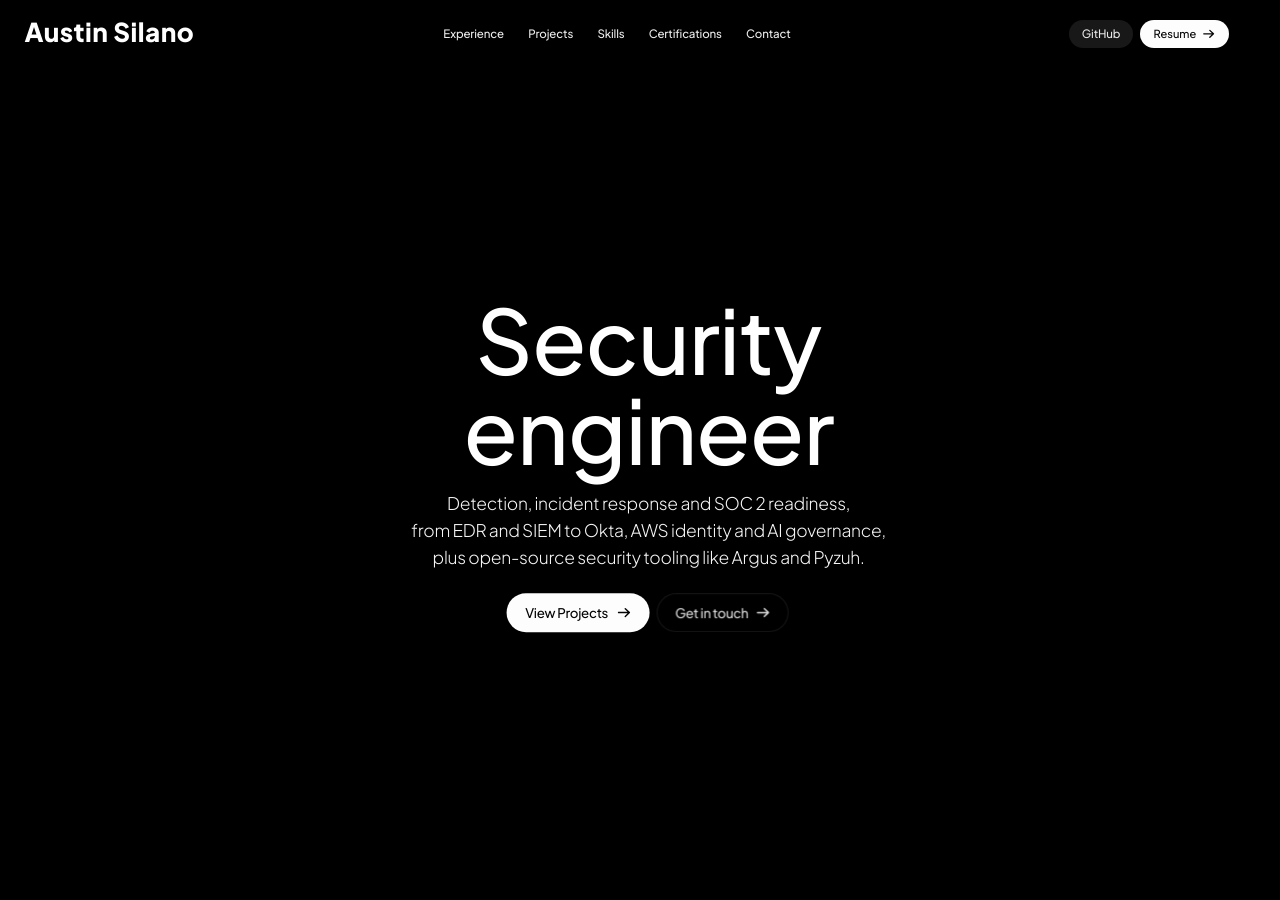
<file: index.html>
<!DOCTYPE html>
<html lang="en">
<head>
<meta charset="utf-8">
<meta name="viewport" content="width=device-width, initial-scale=1, viewport-fit=cover">
<title>Austin Silano — Security Engineer</title>
<meta name="description" content="Austin Silano is a security engineer working on detection, incident response, identity and SOC 2 compliance.">
<meta name="theme-color" content="#000000">
<link rel="icon" href="data:image/svg+xml,%3Csvg xmlns='http://www.w3.org/2000/svg' viewBox='0 0 32 32'%3E%3Crect width='32' height='32' rx='8' fill='%23000'/%3E%3Ccircle cx='16' cy='16' r='7' fill='%2360a5fa'/%3E%3C/svg%3E">

<link rel="preconnect" href="https://fonts.googleapis.com">
<link rel="preconnect" href="https://fonts.gstatic.com" crossorigin>
<link href="https://fonts.googleapis.com/css2?family=Plus+Jakarta+Sans:wght@300;400;500;600;800&display=block" rel="stylesheet">

<style>
/* ==========================================================
   DESIGN SYSTEM — one reference-pixel unit (--u)
   Desktop is authored against a 1280 x 800 render and scales.
   ========================================================== */
:root{
  --u: min(calc(100vw / 1280), calc(100dvh / 760));

  --ink:        #ffffff;
  --ink-muted:  #ededed;
  --panel:      #181818;
  --white-btn:  #fdfdfd;
  --btn-ink:    #050505;
  --glass-fill: rgba(0,0,0,.78);
  --glass-line: rgba(255,255,255,.09);

  --dx: 8.5;    /* hero block optical offset, solved against the reference render */
  --dy: 13.1;

  /* The source clip is violet. This rotates it to blue.
     Tune: -30deg = indigo-blue, -42deg = blue, -55deg = cyan-blue. */
  --hue: -42deg;
  --accent: #60a5fa;

  --e-reveal: cubic-bezier(.16, 1, .3, 1);   /* long, graceful settle */
  --e-soft:   cubic-bezier(.25, .8, .3, 1);  /* supporting elements   */
}
@supports not (height: 100dvh){
  :root{ --u: min(calc(100vw / 1280), calc(100vh / 760)); }
}

*{box-sizing:border-box}
html,body{height:100%;margin:0;padding:0;overflow:hidden;background:#000}
body{
  font-family:'PJS','Plus Jakarta Sans',-apple-system,BlinkMacSystemFont,'Segoe UI',Roboto,sans-serif;
  -webkit-font-smoothing:antialiased;
  -moz-osx-font-smoothing:grayscale;
  text-rendering:geometricPrecision;
  color:var(--ink);
}

/* ==========================================================
   HERO + VIDEO BACKGROUND
   ========================================================== */
.hero{position:relative;width:100vw;height:100dvh;overflow:hidden;background:#000}
@supports not (height: 100dvh){ .hero{height:100vh} }

/* 1280:800 bleed box, always covering the viewport */
.bg{
  position:absolute;left:50%;top:50%;
  transform:translate(-50%,-50%);
  width:max(100vw, calc(100dvh * 1.6));
  height:max(62.5vw, 100dvh);
  background-color:#000;
}
@supports not (height: 100dvh){
  .bg{width:max(100vw, calc(100vh * 1.6));height:max(62.5vw, 100vh)}
}
/* No poster image on purpose: the poster is a violet still, and showing it under the
   blue tint caused a brief purple flash before the video's first frame. Without it the
   stage stays black until the globe is ready. */
.bg-video{
  position:absolute;inset:0;
  width:100%;height:100%;
  object-fit:cover;
  object-position:51% 8%;      /* framing inherited from the still it replaces */
  display:block;
  background-color:#000;
  pointer-events:none;
  opacity:0;
  transition:opacity .9s linear;
  filter:hue-rotate(var(--hue)) saturate(1.05);   /* violet -> blue */
}
.bg-video.is-active{opacity:1}

/* ==========================================================
   NAV (desktop)
   ========================================================== */
.nav{position:absolute;top:0;left:0;right:0;height:calc(67 * var(--u));
     display:flex;align-items:center;
     padding-left:calc(24.5 * var(--u));padding-right:calc(50.7 * var(--u));z-index:3}

.logo{
  font-weight:800;font-size:calc(26 * var(--u));letter-spacing:calc(0.45 * var(--u));
  transform:translateY(calc(-2.4 * var(--u)));line-height:1;color:var(--ink);
  text-decoration:none;white-space:nowrap;
}

.nav-links{
  position:absolute;left:50%;top:50%;
  transform:translate(-50%,-50%) translateX(calc(-23 * var(--u)));
  display:flex;align-items:center;gap:calc(24.3 * var(--u));white-space:nowrap;
}
.nav-links a{
  color:var(--ink-muted);text-decoration:none;font-size:calc(11.5 * var(--u));
  font-weight:500;letter-spacing:calc(-0.15 * var(--u));line-height:1;
  transition:color .18s ease;
}
.nav-links a:hover{color:#fff}

.nav-actions{margin-left:auto;display:flex;align-items:center;gap:calc(6.8 * var(--u))}

.btn{
  display:inline-flex;align-items:center;justify-content:center;
  font-family:inherit;text-decoration:none;white-space:nowrap;border:0;cursor:pointer;
}

.btn-login{
  height:calc(28 * var(--u));padding:0 calc(12.9 * var(--u));
  border-radius:calc(14 * var(--u));background:var(--panel);color:#e8e8e8;
  font-size:calc(11.5 * var(--u));font-weight:500;letter-spacing:calc(-0.15 * var(--u));
  transition:background .18s ease,color .18s ease;
}
.btn-login:hover{background:#232323;color:#fff}

.btn-nav-start{
  height:calc(28 * var(--u));padding-left:calc(13.5 * var(--u));
  padding-right:calc(14.5 * var(--u));border-radius:calc(14 * var(--u));
  background:var(--white-btn);color:var(--btn-ink);font-size:calc(11.1 * var(--u));
  font-weight:500;letter-spacing:0;gap:calc(7 * var(--u));
  transition:background .18s ease;
}
.btn-nav-start:hover{background:#fff}
.btn-nav-start .arw{width:calc(11.5 * var(--u));height:calc(9.6 * var(--u))}

.burger{
  display:none;margin-left:auto;width:calc(40 * var(--u));
  height:calc(28 * var(--u));align-items:center;justify-content:center;
  background:var(--panel);border-radius:calc(14 * var(--u));border:0;cursor:pointer;padding:0;
}
.burger span{display:block;width:16px;height:1.5px;background:#ededed;border-radius:2px;position:relative}
.burger span::before,.burger span::after{content:"";position:absolute;left:0;width:16px;height:1.5px;
  background:#ededed;border-radius:2px}
.burger span::before{top:-5px}
.burger span::after{top:5px}

.arw{flex:0 0 auto;display:block}

/* ==========================================================
   HERO CONTENT
   ========================================================== */
.hero-inner{
  position:absolute;left:50%;top:50%;
  transform:translate(-50%,-50%) translate(calc(var(--dx) * var(--u)), calc(var(--dy) * var(--u)));
  width:max-content;text-align:center;z-index:2;
}

.ln{display:block}
.ln-i{display:block}
h1{margin:0;font-weight:500;font-size:calc(89 * var(--u));
   line-height:calc(90 * var(--u));letter-spacing:calc(-1 * var(--u));color:var(--ink)}

.sub{margin:calc(16.1 * var(--u)) 0 0;font-weight:300;font-size:calc(17.4 * var(--u));
     line-height:calc(27 * var(--u));letter-spacing:calc(-0.30 * var(--u));color:#f6f6f6}

.ctas{margin-top:calc(21.8 * var(--u));display:flex;align-items:center;
      justify-content:center;transform:translateX(calc(-0.75 * var(--u)));
      gap:calc(7 * var(--u))}

.btn-lg{height:calc(39 * var(--u));border-radius:calc(19.5 * var(--u));
        font-size:calc(13.3 * var(--u));font-weight:500;
        letter-spacing:calc(-0.3 * var(--u));gap:calc(9 * var(--u))}
.btn-primary{background:var(--white-btn);color:var(--btn-ink);
  padding-left:calc(18.2 * var(--u));padding-right:calc(19.2 * var(--u));
  transition:background .18s ease,transform .18s ease}
.btn-primary:hover{background:#fff}
.btn-ghost{background:var(--glass-fill);color:#d9d9d9;padding:0 calc(17.4 * var(--u));
  border:1px solid var(--glass-line);-webkit-backdrop-filter:blur(2px);
  backdrop-filter:blur(2px);transition:background .18s ease,border-color .18s ease}
.btn-ghost:hover{background:rgba(0,0,0,.66);border-color:rgba(255,255,255,.16)}
.btn-lg .arw{width:calc(13 * var(--u));height:calc(10.8 * var(--u))}

a:focus-visible,button:focus-visible{outline:2px solid var(--accent);
  outline-offset:3px;border-radius:99px}

/* ==========================================================
   MOBILE MENU (hidden on desktop)
   ========================================================== */
.menu{display:none}
@keyframes menuIn{from{opacity:0;transform:translateY(-6px) scale(.985)}to{opacity:1;transform:none}}

/* ==========================================================
   TABLET — max-width:1160px
   At ~1155px the 11.5u nav label drops under 10.5px, the 13.3u CTA label
   under 12px, the 28u pill under 25px, the 17.4u subtitle under 15.5px.
   ========================================================== */
@media (max-width:1160px){
  :root{ --u: min(
      max(0.9px, min(calc(100vw / 1280), calc(100dvh / 760))),
      calc((100vw - 72px) / 575),
      calc(100dvh / 620)
    ); }
  .nav{height:max(58px, calc(67 * var(--u)));
       padding-left:max(24px, calc(28 * var(--u)));
       padding-right:max(24px, calc(28 * var(--u)))}
  .nav-links,.nav-actions{display:none}
  .burger{display:flex;width:max(46px, calc(48 * var(--u)));
          height:max(38px, calc(34 * var(--u)));border-radius:999px}
  .hero-inner{max-width:calc(100vw - 48px)}
  .sub{font-size:max(16px, calc(17.4 * var(--u)));line-height:max(25px, calc(27 * var(--u)))}
  .ctas{margin-top:max(26px, calc(21.8 * var(--u)));gap:max(10px, calc(7 * var(--u)))}
  .btn-lg{height:max(44px, calc(39 * var(--u)));border-radius:max(22px, calc(19.5 * var(--u)));
          font-size:max(15px, calc(13.3 * var(--u)));gap:max(10px, calc(9 * var(--u)))}
  .btn-primary{padding-left:max(21px, calc(18.2 * var(--u)));
               padding-right:max(22px, calc(19.2 * var(--u)))}
  .btn-ghost{padding-left:max(20px, calc(17.4 * var(--u)));
             padding-right:max(21px, calc(18.4 * var(--u)))}
  .btn-lg .arw{width:max(14px, calc(13 * var(--u)));height:max(11.6px, calc(10.8 * var(--u)))}
  .menu{position:absolute;top:calc(max(58px, calc(67 * var(--u))) - 6px);
        right:max(24px, calc(28 * var(--u)));width:min(320px, calc(100vw - 48px));
        background:rgba(10,10,12,.86);-webkit-backdrop-filter:blur(22px);
        backdrop-filter:blur(22px);border:1px solid rgba(255,255,255,.09);
        border-radius:20px;padding:10px 8px 12px;flex-direction:column;
        box-shadow:0 24px 60px rgba(0,0,0,.55);transform-origin:top right;z-index:5}
  .menu.open{display:flex;animation:menuIn .18s ease both}
  .menu a{color:var(--ink-muted);text-decoration:none;font-size:15px;font-weight:500;
          letter-spacing:calc(-0.15 * var(--u));padding:12px 14px;border-radius:12px;
          transition:background .18s ease,color .18s ease}
  .menu a:hover{background:rgba(255,255,255,.06);color:#fff}
  .menu .divider{height:1px;background:rgba(255,255,255,.08);margin:8px 14px}
  .menu .m-start{display:flex;align-items:center;justify-content:center;gap:9px;
    background:var(--white-btn);color:var(--btn-ink);margin:6px 8px 0;padding:13px 16px;
    border-radius:14px;font-weight:600}
  .menu .m-start:hover{background:#fff;color:var(--btn-ink)}
  .menu .m-start .arw{width:13px;height:11px}
}

/* ==========================================================
   MOBILE — max-width:552px
   The subtitle becomes a fluid measure and the headline is sized from the
   available width. Longest headline word is "engineer" at roughly 4.3x the
   font size, so dividing by 5.2 leaves headroom at every width.
   ========================================================== */
@media (max-width:552px){
  :root{--u:1px}
  .nav{height:56px;padding:0 20px}
  .logo{font-size:22px;letter-spacing:-.4px}
  .burger{width:42px;height:36px}
  .hero-inner{position:absolute;left:0;right:0;top:50%;width:auto;max-width:none;
              padding:0 20px;transform:translateY(-47%)}
  h1{font-size:min(74px, calc((100vw - 44px) / 5.2));line-height:1.04;letter-spacing:-.02em}
  .sub{margin-top:16px;font-size:clamp(15.5px, 4vw, 16.5px);line-height:1.6;
       letter-spacing:0;max-width:42ch;margin-left:auto;margin-right:auto}
  .sub br{display:none}
  .ctas{margin-top:24px;gap:10px;transform:none;flex-wrap:wrap}
  .btn-lg{height:46px;border-radius:23px;font-size:15px;gap:9px}
  .btn-primary{padding-left:20px;padding-right:21px}
  .btn-ghost{padding-left:19px;padding-right:20px}
  .btn-lg .arw{width:13px;height:11px}
  .menu{top:50px;left:16px;right:16px;width:auto}
  .menu a{font-size:15.5px;padding:13px 14px}
  .menu .m-start{padding:14px 16px}
}

/* NARROW PHONES — the CTA pair stops fitting at 354px */
@media (max-width:353px){
  .ctas{flex-direction:column;align-items:center}
  .btn-lg{width:min(100%,272px)}
}

/* SHORT LANDSCAPE PHONES */
@media (max-width:552px) and (max-height:460px){
  h1{font-size:min(44px, calc((100vw - 44px) / 5.2))}
  .sub{margin-top:12px;font-size:15px;line-height:1.5}
  .ctas{margin-top:18px}
  .hero-inner{transform:translateY(-44%)}
}

/* ==========================================================
   ENTRANCE SEQUENCE — runs once on first load, then detaches.
   The background video is the stage and is never animated.
   ========================================================== */

/* resting state while fonts resolve — stage lit, cast offstage.
   The mask gets a little bottom room so the descenders in "Security" and
   "engineer" (y, g) are not clipped while the line rises. */
html.anim .ln{overflow:hidden;padding-top:.26em;margin-top:-.26em;padding-bottom:.08em;margin-bottom:-.08em}
html.anim .ln-i{transform:translateY(100%)}
html.anim .logo, html.anim .nav-links a, html.anim .nav-actions .btn,
html.anim .burger, html.anim .sub, html.anim .ctas .btn{opacity:0}
html.anim .ln-i,html.anim .logo,html.anim .nav-links a,html.anim .nav-actions .btn,
html.anim .sub,html.anim .ctas .btn{will-change:transform,opacity}

@keyframes lineRise{from{transform:translateY(100%)}to{transform:translateY(0)}}
@keyframes subIn{from{opacity:0;transform:translateY(calc(14 * var(--u)));filter:blur(4px)}
                 to{opacity:1;transform:none;filter:blur(0)}}
@keyframes subInFlat{from{opacity:0;transform:translateY(calc(12 * var(--u)))}
                     to{opacity:1;transform:none}}
@keyframes pillIn{from{opacity:0;transform:translateY(calc(8 * var(--u))) scale(.972)}
                  to{opacity:1;transform:none}}
@keyframes liftIn{from{opacity:0;transform:translateY(calc(9 * var(--u)))}
                  to{opacity:1;transform:none}}
/* the logo carries an authored -2.4u optical offset; the keyframes carry it
   through so the resting frame is bit-identical */
@keyframes logoIn{
  from{opacity:0;transform:translateY(calc(-2.4 * var(--u))) translateY(calc(9 * var(--u)))}
  to  {opacity:1;transform:translateY(calc(-2.4 * var(--u)))}}

html.anim.go .ln-i{animation:lineRise 1.05s var(--e-reveal) both}
html.anim.go .ln:nth-child(1) .ln-i{animation-delay:.12s}
html.anim.go .ln:nth-child(2) .ln-i{animation-delay:.22s}
html.anim.go .logo{animation:logoIn .62s var(--e-soft) .46s both}
html.anim.go .nav-links a{animation:liftIn .55s var(--e-soft) both}
html.anim.go .nav-links a:nth-child(1){animation-delay:.540s}
html.anim.go .nav-links a:nth-child(2){animation-delay:.585s}
html.anim.go .nav-links a:nth-child(3){animation-delay:.630s}
html.anim.go .nav-links a:nth-child(4){animation-delay:.675s}
html.anim.go .nav-links a:nth-child(5){animation-delay:.720s}
html.anim.go .sub{animation:subIn .85s var(--e-reveal) .58s both}
html.anim.go .btn-login{animation:pillIn .55s var(--e-soft) .68s both}
html.anim.go .burger{animation:pillIn .55s var(--e-soft) .68s both}
html.anim.go .btn-nav-start{animation:pillIn .55s var(--e-soft) .73s both}
html.anim.go .ctas .btn-primary{animation:pillIn .70s var(--e-reveal) .90s both}
html.anim.go .ctas .btn-ghost{animation:pillIn .70s var(--e-reveal) .97s both}

/* mobile: same language, restrained — drop the focus pull */
@media (max-width:552px){
  html.anim.go .sub{animation-name:subInFlat}
  html.anim.go .ln-i{animation-duration:.92s}
  html.anim.go .ctas .btn-primary{animation-delay:.84s}
  html.anim.go .ctas .btn-ghost{animation-delay:.90s}
}

/* reduced motion — belt and braces alongside the script's own opt-out */
@media (prefers-reduced-motion:reduce){
  html.anim .ln{overflow:visible;padding-top:0;margin-top:0;padding-bottom:0;margin-bottom:0}
  html.anim .ln-i{transform:none}
  html.anim .logo, html.anim .nav-links a, html.anim .nav-actions .btn,
  html.anim .burger, html.anim .sub, html.anim .ctas .btn{opacity:1}
}
@media (prefers-reduced-motion:reduce){*{transition:none!important;animation:none!important}}
</style>

<script>
/* A) ENTRANCE — armed synchronously so there is no flash of unanimated content. */
(function(){
  var d = document, root = d.documentElement;
  if (window.matchMedia && matchMedia('(prefers-reduced-motion: reduce)').matches) return;
  root.classList.add('anim');

  var started = false, cleaned = false, bootTimer = null, safeTimer = null;

  function clean(){
    if (cleaned) return;
    cleaned = true;
    clearTimeout(safeTimer);
    d.removeEventListener('animationend', onEnd, true);
    root.classList.remove('anim');
    root.classList.remove('go');
  }
  function onEnd(e){
    /* the secondary CTA is the last thing on the timeline */
    if (e.animationName === 'pillIn' && e.target.classList && e.target.classList.contains('btn-ghost')) clean();
  }
  function start(){
    if (started) return;
    started = true;
    clearTimeout(bootTimer);
    d.addEventListener('animationend', onEnd, true);
    safeTimer = setTimeout(clean, 2600);
    root.classList.add('go');
  }
  function boot(){
    bootTimer = setTimeout(start, 900);               /* ceiling */
    if (d.fonts && d.fonts.ready) d.fonts.ready.then(start, start);
    else start();
  }
  if (d.readyState === 'loading') d.addEventListener('DOMContentLoaded', boot);
  else boot();
})();
</script>
</head>

<body>
<main class="hero">

  <div class="bg" role="img" aria-label="Stylised globe of Earth rendered as a blue dot matrix against a starfield, slowly rotating">
    <video class="bg-video is-active" id="bgVideoA" autoplay muted loop playsinline preload="auto" disablepictureinpicture aria-hidden="true">
      <source src="https://d8j0ntlcm91z4.cloudfront.net/user_38xzZboKViGWJOttwIXH07lWA1P/hf_20260912_104036_bd6924f6-3c8e-417e-8465-6d03c8c2e9e6.mp4" type="video/mp4">
    </video>
    <video class="bg-video" id="bgVideoB" muted loop playsinline preload="auto" disablepictureinpicture aria-hidden="true">
      <source src="https://d8j0ntlcm91z4.cloudfront.net/user_38xzZboKViGWJOttwIXH07lWA1P/hf_20260912_104036_bd6924f6-3c8e-417e-8465-6d03c8c2e9e6.mp4" type="video/mp4">
    </video>
  </div>

  <header class="nav">
    <a class="logo" href="index.html">Austin Silano</a>

    <nav class="nav-links" aria-label="Primary">
      <a href="experience/index.html">Experience</a>
      <a href="projects/index.html">Projects</a>
      <a href="skills/index.html">Skills</a>
      <a href="certifications/index.html">Certifications</a>
      <a href="contact/index.html">Contact</a>
    </nav>

    <div class="nav-actions">
      <a class="btn btn-login" href="https://github.com/austinsilano" target="_blank" rel="noopener">GitHub</a>
      <a class="btn btn-nav-start" href="assets/Austin_Silano_Resume.pdf" target="_blank" rel="noopener">Resume
        <svg class="arw" viewBox="0 0 12 10" fill="none" aria-hidden="true"><path d="M0.8 5h10M7.1 1.4 10.9 5l-3.8 3.6" stroke="currentColor" stroke-width="1.35" stroke-linecap="round" stroke-linejoin="round"/></svg>
      </a>
    </div>

    <button class="burger" id="burger" aria-label="Open menu" aria-expanded="false" aria-controls="menu"><span></span></button>
  </header>

  <nav class="menu" id="menu" aria-label="Mobile">
    <a href="experience/index.html">Experience</a>
    <a href="projects/index.html">Projects</a>
    <a href="skills/index.html">Skills</a>
    <a href="certifications/index.html">Certifications</a>
    <a href="contact/index.html">Contact</a>
    <div class="divider"></div>
    <a href="https://github.com/austinsilano" target="_blank" rel="noopener">GitHub</a>
    <a class="m-start" href="assets/Austin_Silano_Resume.pdf" target="_blank" rel="noopener">Resume
      <svg class="arw" viewBox="0 0 12 10" fill="none" aria-hidden="true"><path d="M0.8 5h10M7.1 1.4 10.9 5l-3.8 3.6" stroke="currentColor" stroke-width="1.35" stroke-linecap="round" stroke-linejoin="round"/></svg>
    </a>
  </nav>

  <div class="hero-inner">
    <h1><span class="ln"><span class="ln-i">Security</span></span>
        <span class="ln"><span class="ln-i">engineer</span></span></h1>
    <p class="sub">Detection, incident response and SOC 2 readiness,<br>
      from EDR and SIEM to Okta, AWS identity and AI governance,<br>
      plus open-source security tooling like Argus and Pyzuh.</p>
    <div class="ctas">
      <a class="btn btn-lg btn-primary" href="projects/index.html">View Projects
        <svg class="arw" viewBox="0 0 12 10" fill="none" aria-hidden="true"><path d="M0.8 5h10M7.1 1.4 10.9 5l-3.8 3.6" stroke="currentColor" stroke-width="1.35" stroke-linecap="round" stroke-linejoin="round"/></svg>
      </a>
      <a class="btn btn-lg btn-ghost" href="contact/index.html">Get in touch
        <svg class="arw" viewBox="0 0 12 10" fill="none" aria-hidden="true"><path d="M0.8 5h10M7.1 1.4 10.9 5l-3.8 3.6" stroke="currentColor" stroke-width="1.35" stroke-linecap="round" stroke-linejoin="round"/></svg>
      </a>
    </div>
  </div>

</main>

<script>
/* B) BURGER */
(function(){
  var burger = document.getElementById('burger');
  var menu = document.getElementById('menu');
  if (!burger || !menu) return;

  function set(open){
    menu.classList.toggle('open', open);
    burger.setAttribute('aria-expanded', open ? 'true' : 'false');
    burger.setAttribute('aria-label', open ? 'Close menu' : 'Open menu');
  }
  burger.addEventListener('click', function(e){
    e.stopPropagation();
    set(!menu.classList.contains('open'));
  });
  menu.addEventListener('click', function(e){
    if (e.target.closest && e.target.closest('a')) set(false);
  });
  document.addEventListener('click', function(e){
    if (menu.classList.contains('open') && !menu.contains(e.target) && !burger.contains(e.target)) set(false);
  });
  document.addEventListener('keydown', function(e){
    if (e.key === 'Escape' && menu.classList.contains('open')){
      set(false);
      burger.focus();
    }
  });
})();
</script>

<script>
/* C) BACKGROUND VIDEO — must be last: it needs the <video> elements to exist.
   The clip's last frame does not match its first, so two copies cross-fade
   at the loop point to hide the seam. */
(function(){
  var A = document.getElementById('bgVideoA');
  var B = document.getElementById('bgVideoB');
  if (!A || !B) return;

  if (window.matchMedia && matchMedia('(prefers-reduced-motion: reduce)').matches){
    A.removeAttribute('autoplay');
    A.pause(); B.pause();
    try { A.currentTime = 0; } catch(e){}
    return;
  }

  var FADE = 0.9, cur = A, nxt = B, swapping = false;

  function play(v){
    var p = v.play();
    if (p && p.catch) p.catch(function(){});
  }
  play(A);

  function tick(){
    if (swapping || !cur.duration) return;
    if (cur.duration - cur.currentTime > FADE) return;
    swapping = true;
    var out = cur;
    nxt.currentTime = 0;
    play(nxt);
    nxt.classList.add('is-active');
    out.classList.remove('is-active');
    cur = nxt; nxt = out;
    setTimeout(function(){
      out.pause();
      out.currentTime = 0;
      swapping = false;
    }, FADE * 1000 + 100);
  }
  A.addEventListener('timeupdate', tick);
  B.addEventListener('timeupdate', tick);
})();
</script>
</body>
</html>
</file>
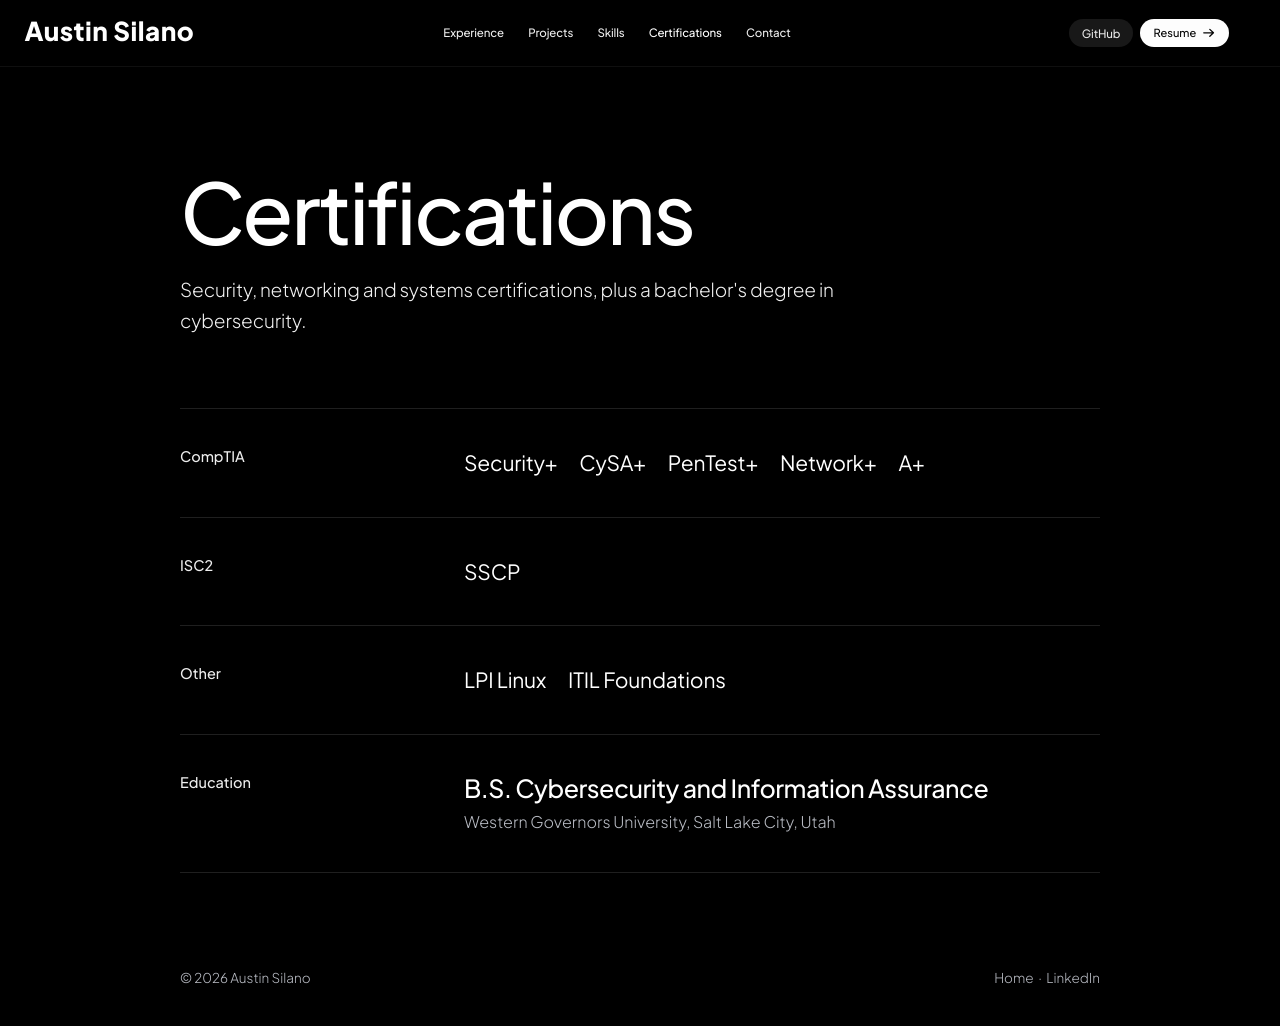
<file: certifications/index.html>
<!DOCTYPE html>
<html lang="en">
<head>
<meta charset="utf-8">
<meta name="viewport" content="width=device-width, initial-scale=1, viewport-fit=cover">
<title>Certifications — Austin Silano</title>
<meta name="description" content="CompTIA Security+, CySA+, PenTest+, Network+, A+, ISC2 SSCP, LPI Linux, ITIL Foundations, and a B.S. in Cybersecurity.">
<meta name="theme-color" content="#000000">
<link rel="icon" href="data:image/svg+xml,%3Csvg xmlns='http://www.w3.org/2000/svg' viewBox='0 0 32 32'%3E%3Crect width='32' height='32' rx='8' fill='%23000'/%3E%3Ccircle cx='16' cy='16' r='7' fill='%2360a5fa'/%3E%3C/svg%3E">
<link rel="preconnect" href="https://fonts.googleapis.com">
<link rel="preconnect" href="https://fonts.gstatic.com" crossorigin>
<link href="https://fonts.googleapis.com/css2?family=Plus+Jakarta+Sans:wght@300;400;500;600;800&display=block" rel="stylesheet">
<link rel="stylesheet" href="../assets/sub.css?v=5">
</head>
<body class="sub">
<div class="sub-video" aria-hidden="true">
  <video class="sv is-active" id="bgVideoA" muted loop playsinline preload="none" disablepictureinpicture aria-hidden="true"><source src="https://d8j0ntlcm91z4.cloudfront.net/user_38xzZboKViGWJOttwIXH07lWA1P/hf_20260912_104036_bd6924f6-3c8e-417e-8465-6d03c8c2e9e6.mp4" type="video/mp4"></video>
  <video class="sv" id="bgVideoB" muted loop playsinline preload="none" disablepictureinpicture aria-hidden="true"><source src="https://d8j0ntlcm91z4.cloudfront.net/user_38xzZboKViGWJOttwIXH07lWA1P/hf_20260912_104036_bd6924f6-3c8e-417e-8465-6d03c8c2e9e6.mp4" type="video/mp4"></video>
</div>
<div class="sub-shade" aria-hidden="true"></div>

<header class="nav">
  <a class="logo" href="../index.html">Austin Silano</a>
  <nav class="nav-links" aria-label="Primary">
    <a href="../experience/index.html">Experience</a>
    <a href="../projects/index.html">Projects</a>
    <a href="../skills/index.html">Skills</a>
    <a href="../certifications/index.html" aria-current="page">Certifications</a>
    <a href="../contact/index.html">Contact</a>
  </nav>
  <div class="nav-actions">
    <a class="btn btn-login" href="https://github.com/austinsilano" target="_blank" rel="noopener">GitHub</a>
    <a class="btn btn-nav-start" href="../assets/Austin_Silano_Resume.pdf" target="_blank" rel="noopener">Resume
      <svg class="arw" viewBox="0 0 12 10" fill="none" aria-hidden="true"><path d="M0.8 5h10M7.1 1.4 10.9 5l-3.8 3.6" stroke="currentColor" stroke-width="1.35" stroke-linecap="round" stroke-linejoin="round"/></svg>
    </a>
  </div>
  <button class="burger" id="burger" aria-label="Open menu" aria-expanded="false" aria-controls="menu"><span></span></button>
</header>

<nav class="menu" id="menu" aria-label="Mobile">
  <a href="../experience/index.html">Experience</a>
  <a href="../projects/index.html">Projects</a>
  <a href="../skills/index.html">Skills</a>
  <a href="../certifications/index.html" aria-current="page">Certifications</a>
  <a href="../contact/index.html">Contact</a>
  <div class="divider"></div>
  <a href="https://github.com/austinsilano" target="_blank" rel="noopener">GitHub</a>
  <a class="m-start" href="../assets/Austin_Silano_Resume.pdf" target="_blank" rel="noopener">Resume
    <svg class="arw" viewBox="0 0 12 10" fill="none" aria-hidden="true"><path d="M0.8 5h10M7.1 1.4 10.9 5l-3.8 3.6" stroke="currentColor" stroke-width="1.35" stroke-linecap="round" stroke-linejoin="round"/></svg>
  </a>
</nav>

<main class="page">
  <header class="page-head">
    <h1 class="page-title">Certifications</h1>
    <p class="lede">Security, networking and systems certifications, plus a bachelor's degree in cybersecurity.</p>
  </header>

  <section class="ledger" aria-label="Certifications and education">
    <div class="row">
      <div class="row-label">CompTIA</div>
      <div class="row-body">
        <ul class="inline big">
          <li>Security+</li>
          <li>CySA+</li>
          <li>PenTest+</li>
          <li>Network+</li>
          <li>A+</li>
        </ul>
      </div>
    </div>
    <div class="row">
      <div class="row-label">ISC2</div>
      <div class="row-body">
        <ul class="inline big">
          <li>SSCP</li>
        </ul>
      </div>
    </div>
    <div class="row">
      <div class="row-label">Other</div>
      <div class="row-body">
        <ul class="inline big">
          <li>LPI Linux</li>
          <li>ITIL Foundations</li>
        </ul>
      </div>
    </div>
    <div class="row">
      <div class="row-label">Education</div>
      <div class="row-body">
        <h2>B.S. Cybersecurity and Information Assurance</h2>
        <p class="sub-title">Western Governors University, Salt Lake City, Utah</p>
      </div>
    </div>
  </section>
</main>

<footer class="foot">
  <span>© 2026 Austin Silano</span>
  <span><a href="../index.html">Home</a> &nbsp;·&nbsp; <a href="https://www.linkedin.com/in/austinsilano" target="_blank" rel="noopener">LinkedIn</a></span>
</footer>

<script src="../assets/sub.js?v=5"></script>
</body>
</html>
</file>
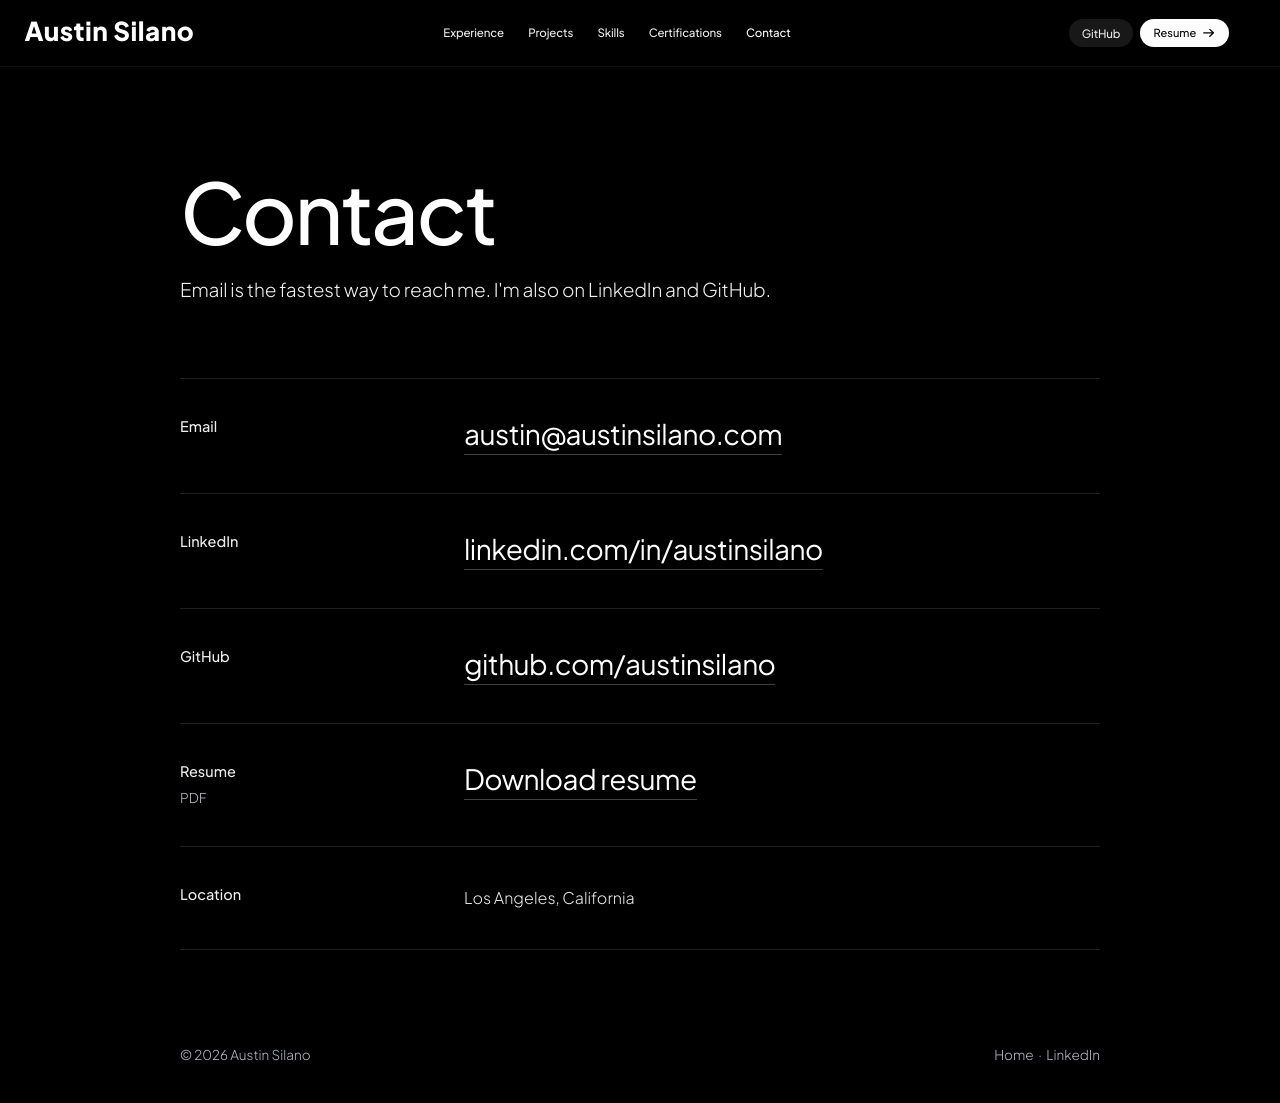
<file: contact/index.html>
<!DOCTYPE html>
<html lang="en">
<head>
<meta charset="utf-8">
<meta name="viewport" content="width=device-width, initial-scale=1, viewport-fit=cover">
<title>Contact — Austin Silano</title>
<meta name="description" content="Get in touch with Austin Silano by email, LinkedIn or GitHub.">
<meta name="theme-color" content="#000000">
<link rel="icon" href="data:image/svg+xml,%3Csvg xmlns='http://www.w3.org/2000/svg' viewBox='0 0 32 32'%3E%3Crect width='32' height='32' rx='8' fill='%23000'/%3E%3Ccircle cx='16' cy='16' r='7' fill='%2360a5fa'/%3E%3C/svg%3E">
<link rel="preconnect" href="https://fonts.googleapis.com">
<link rel="preconnect" href="https://fonts.gstatic.com" crossorigin>
<link href="https://fonts.googleapis.com/css2?family=Plus+Jakarta+Sans:wght@300;400;500;600;800&display=block" rel="stylesheet">
<link rel="stylesheet" href="../assets/sub.css?v=5">
</head>
<body class="sub">
<div class="sub-video" aria-hidden="true">
  <video class="sv is-active" id="bgVideoA" muted loop playsinline preload="none" disablepictureinpicture aria-hidden="true"><source src="https://d8j0ntlcm91z4.cloudfront.net/user_38xzZboKViGWJOttwIXH07lWA1P/hf_20260912_104036_bd6924f6-3c8e-417e-8465-6d03c8c2e9e6.mp4" type="video/mp4"></video>
  <video class="sv" id="bgVideoB" muted loop playsinline preload="none" disablepictureinpicture aria-hidden="true"><source src="https://d8j0ntlcm91z4.cloudfront.net/user_38xzZboKViGWJOttwIXH07lWA1P/hf_20260912_104036_bd6924f6-3c8e-417e-8465-6d03c8c2e9e6.mp4" type="video/mp4"></video>
</div>
<div class="sub-shade" aria-hidden="true"></div>

<header class="nav">
  <a class="logo" href="../index.html">Austin Silano</a>
  <nav class="nav-links" aria-label="Primary">
    <a href="../experience/index.html">Experience</a>
    <a href="../projects/index.html">Projects</a>
    <a href="../skills/index.html">Skills</a>
    <a href="../certifications/index.html">Certifications</a>
    <a href="../contact/index.html" aria-current="page">Contact</a>
  </nav>
  <div class="nav-actions">
    <a class="btn btn-login" href="https://github.com/austinsilano" target="_blank" rel="noopener">GitHub</a>
    <a class="btn btn-nav-start" href="../assets/Austin_Silano_Resume.pdf" target="_blank" rel="noopener">Resume
      <svg class="arw" viewBox="0 0 12 10" fill="none" aria-hidden="true"><path d="M0.8 5h10M7.1 1.4 10.9 5l-3.8 3.6" stroke="currentColor" stroke-width="1.35" stroke-linecap="round" stroke-linejoin="round"/></svg>
    </a>
  </div>
  <button class="burger" id="burger" aria-label="Open menu" aria-expanded="false" aria-controls="menu"><span></span></button>
</header>

<nav class="menu" id="menu" aria-label="Mobile">
  <a href="../experience/index.html">Experience</a>
  <a href="../projects/index.html">Projects</a>
  <a href="../skills/index.html">Skills</a>
  <a href="../certifications/index.html">Certifications</a>
  <a href="../contact/index.html" aria-current="page">Contact</a>
  <div class="divider"></div>
  <a href="https://github.com/austinsilano" target="_blank" rel="noopener">GitHub</a>
  <a class="m-start" href="../assets/Austin_Silano_Resume.pdf" target="_blank" rel="noopener">Resume
    <svg class="arw" viewBox="0 0 12 10" fill="none" aria-hidden="true"><path d="M0.8 5h10M7.1 1.4 10.9 5l-3.8 3.6" stroke="currentColor" stroke-width="1.35" stroke-linecap="round" stroke-linejoin="round"/></svg>
  </a>
</nav>

<main class="page">
  <header class="page-head">
    <h1 class="page-title">Contact</h1>
    <p class="lede">Email is the fastest way to reach me. I'm also on LinkedIn and GitHub.</p>
  </header>

  <section class="ledger" aria-label="Contact details">
    <div class="row">
      <div class="row-label">Email</div>
      <div class="row-body"><a class="contact-link" href="mailto:austin@austinsilano.com">austin@austinsilano.com</a></div>
    </div>
    <div class="row">
      <div class="row-label">LinkedIn</div>
      <div class="row-body"><a class="contact-link" href="https://www.linkedin.com/in/austinsilano" target="_blank" rel="noopener">linkedin.com/in/austinsilano</a></div>
    </div>
    <div class="row">
      <div class="row-label">GitHub</div>
      <div class="row-body"><a class="contact-link" href="https://github.com/austinsilano" target="_blank" rel="noopener">github.com/austinsilano</a></div>
    </div>
    <div class="row">
      <div class="row-label">Resume<small>PDF</small></div>
      <div class="row-body"><a class="contact-link" href="../assets/Austin_Silano_Resume.pdf" target="_blank" rel="noopener">Download resume</a></div>
    </div>
    <div class="row">
      <div class="row-label">Location</div>
      <div class="row-body"><p class="plain">Los Angeles, California</p></div>
    </div>
  </section>
</main>

<footer class="foot">
  <span>© 2026 Austin Silano</span>
  <span><a href="../index.html">Home</a> &nbsp;·&nbsp; <a href="https://www.linkedin.com/in/austinsilano" target="_blank" rel="noopener">LinkedIn</a></span>
</footer>

<script src="../assets/sub.js?v=5"></script>
</body>
</html>
</file>
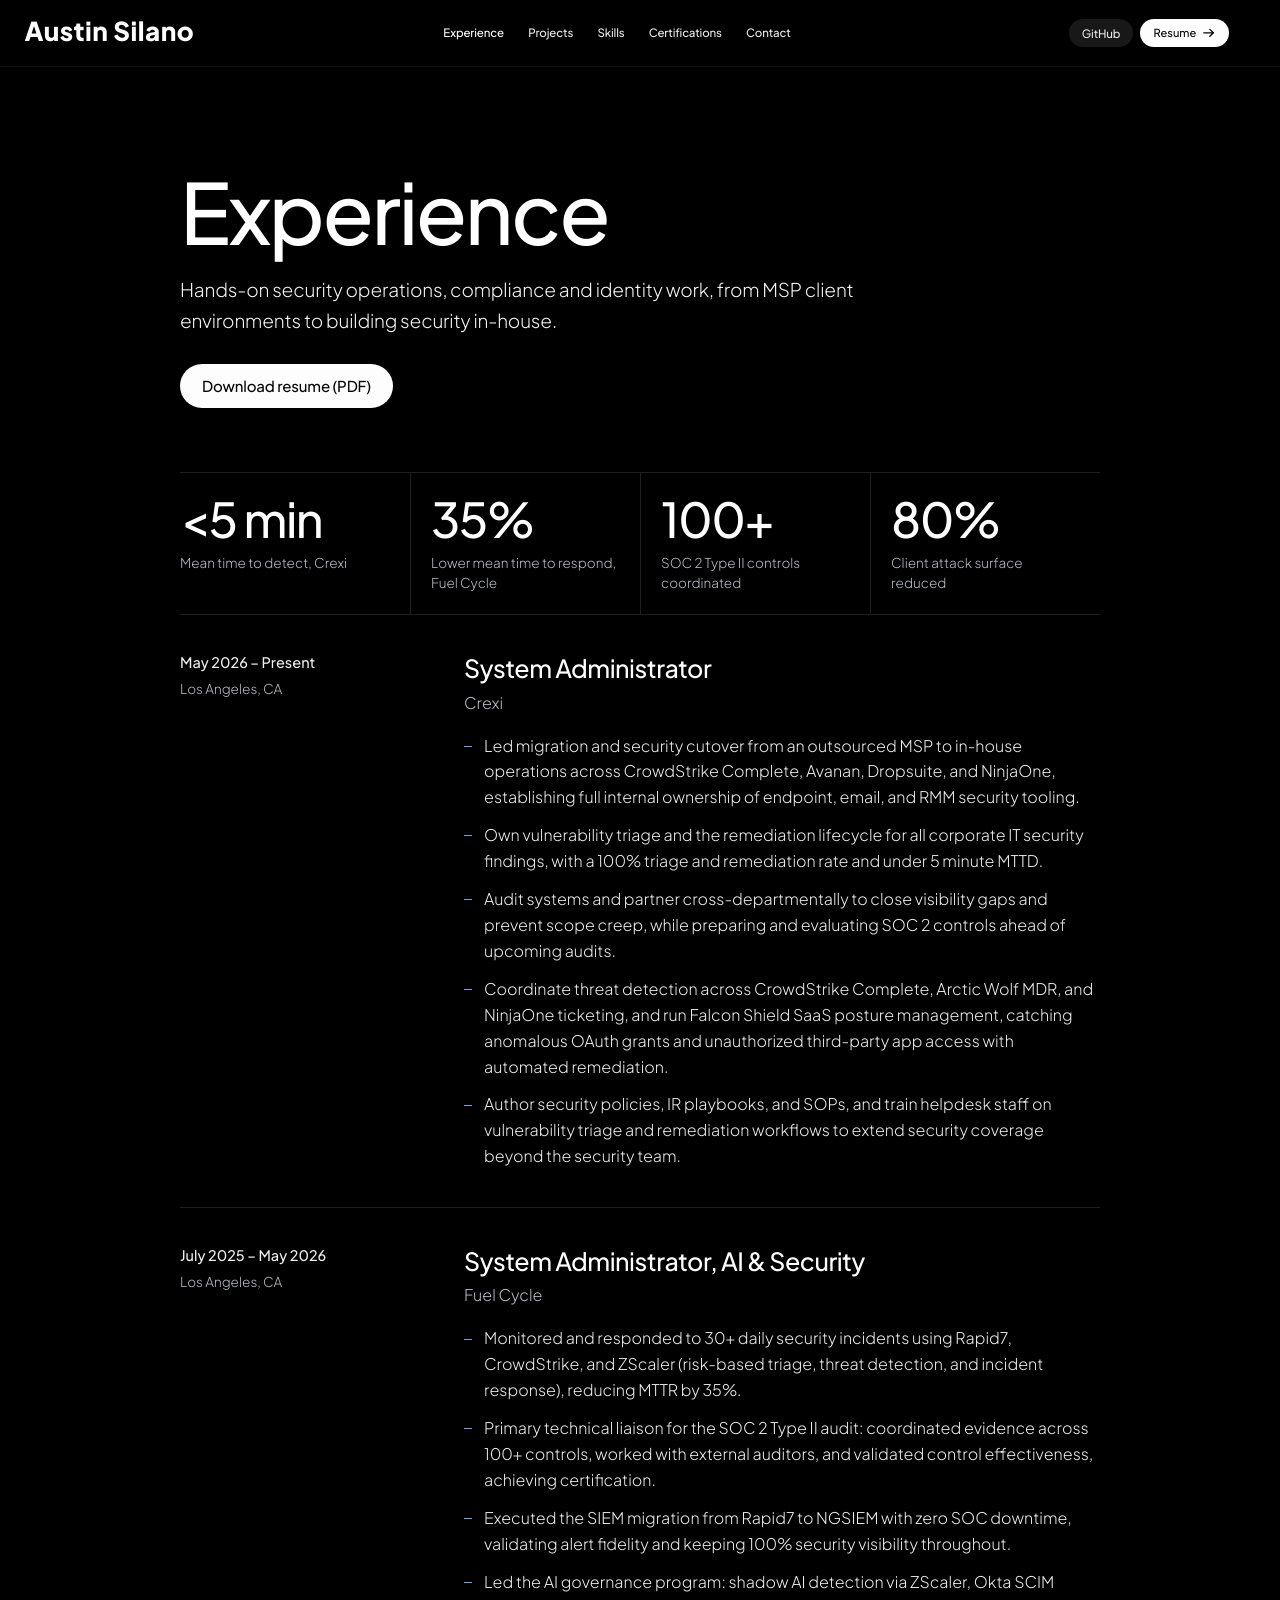
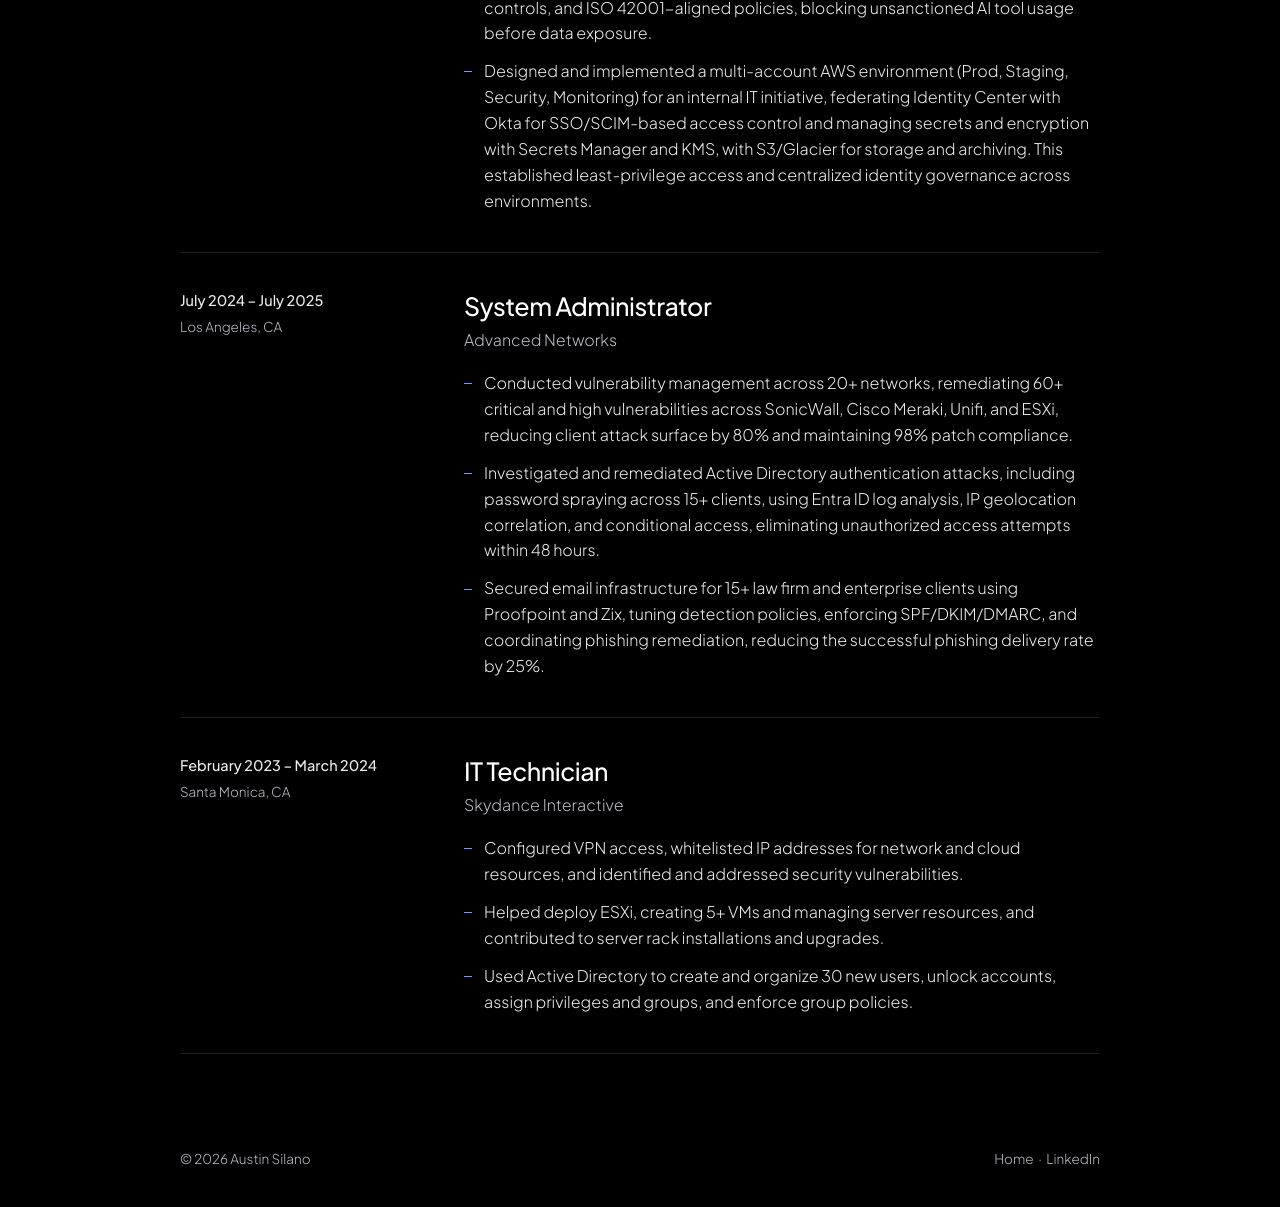
<file: experience/index.html>
<!DOCTYPE html>
<html lang="en">
<head>
<meta charset="utf-8">
<meta name="viewport" content="width=device-width, initial-scale=1, viewport-fit=cover">
<title>Experience — Austin Silano</title>
<meta name="description" content="Security operations, compliance and identity work at Crexi, Fuel Cycle, Advanced Networks and Skydance Interactive.">
<meta name="theme-color" content="#000000">
<link rel="icon" href="data:image/svg+xml,%3Csvg xmlns='http://www.w3.org/2000/svg' viewBox='0 0 32 32'%3E%3Crect width='32' height='32' rx='8' fill='%23000'/%3E%3Ccircle cx='16' cy='16' r='7' fill='%2360a5fa'/%3E%3C/svg%3E">
<link rel="preconnect" href="https://fonts.googleapis.com">
<link rel="preconnect" href="https://fonts.gstatic.com" crossorigin>
<link href="https://fonts.googleapis.com/css2?family=Plus+Jakarta+Sans:wght@300;400;500;600;800&display=block" rel="stylesheet">
<link rel="stylesheet" href="../assets/sub.css?v=5">
</head>
<body class="sub">
<div class="sub-video" aria-hidden="true">
  <video class="sv is-active" id="bgVideoA" muted loop playsinline preload="none" disablepictureinpicture aria-hidden="true"><source src="https://d8j0ntlcm91z4.cloudfront.net/user_38xzZboKViGWJOttwIXH07lWA1P/hf_20260912_104036_bd6924f6-3c8e-417e-8465-6d03c8c2e9e6.mp4" type="video/mp4"></video>
  <video class="sv" id="bgVideoB" muted loop playsinline preload="none" disablepictureinpicture aria-hidden="true"><source src="https://d8j0ntlcm91z4.cloudfront.net/user_38xzZboKViGWJOttwIXH07lWA1P/hf_20260912_104036_bd6924f6-3c8e-417e-8465-6d03c8c2e9e6.mp4" type="video/mp4"></video>
</div>
<div class="sub-shade" aria-hidden="true"></div>

<header class="nav">
  <a class="logo" href="../index.html">Austin Silano</a>
  <nav class="nav-links" aria-label="Primary">
    <a href="../experience/index.html" aria-current="page">Experience</a>
    <a href="../projects/index.html">Projects</a>
    <a href="../skills/index.html">Skills</a>
    <a href="../certifications/index.html">Certifications</a>
    <a href="../contact/index.html">Contact</a>
  </nav>
  <div class="nav-actions">
    <a class="btn btn-login" href="https://github.com/austinsilano" target="_blank" rel="noopener">GitHub</a>
    <a class="btn btn-nav-start" href="../assets/Austin_Silano_Resume.pdf" target="_blank" rel="noopener">Resume
      <svg class="arw" viewBox="0 0 12 10" fill="none" aria-hidden="true"><path d="M0.8 5h10M7.1 1.4 10.9 5l-3.8 3.6" stroke="currentColor" stroke-width="1.35" stroke-linecap="round" stroke-linejoin="round"/></svg>
    </a>
  </div>
  <button class="burger" id="burger" aria-label="Open menu" aria-expanded="false" aria-controls="menu"><span></span></button>
</header>

<nav class="menu" id="menu" aria-label="Mobile">
  <a href="../experience/index.html" aria-current="page">Experience</a>
  <a href="../projects/index.html">Projects</a>
  <a href="../skills/index.html">Skills</a>
  <a href="../certifications/index.html">Certifications</a>
  <a href="../contact/index.html">Contact</a>
  <div class="divider"></div>
  <a href="https://github.com/austinsilano" target="_blank" rel="noopener">GitHub</a>
  <a class="m-start" href="../assets/Austin_Silano_Resume.pdf" target="_blank" rel="noopener">Resume
    <svg class="arw" viewBox="0 0 12 10" fill="none" aria-hidden="true"><path d="M0.8 5h10M7.1 1.4 10.9 5l-3.8 3.6" stroke="currentColor" stroke-width="1.35" stroke-linecap="round" stroke-linejoin="round"/></svg>
  </a>
</nav>

<main class="page">
  <header class="page-head">
    <h1 class="page-title">Experience</h1>
    <p class="lede">Hands-on security operations, compliance and identity work, from MSP client environments to building security in-house.</p>
    <p class="actions"><a class="pbtn" href="../assets/Austin_Silano_Resume.pdf" target="_blank" rel="noopener">Download resume (PDF)</a></p>
  </header>

  <div class="stats">
    <div class="stat"><b>&lt;5 min</b><span>Mean time to detect, Crexi</span></div>
    <div class="stat"><b>35%</b><span>Lower mean time to respond, Fuel Cycle</span></div>
    <div class="stat"><b>100+</b><span>SOC 2 Type II controls coordinated</span></div>
    <div class="stat"><b>80%</b><span>Client attack surface reduced</span></div>
  </div>

  <section class="ledger" aria-label="Work history">
    <div class="row">
      <div class="row-label">May 2026 – Present<small>Los Angeles, CA</small></div>
      <div class="row-body">
        <h2>System Administrator</h2>
        <p class="sub-title">Crexi</p>
        <ul class="points">
          <li>Led migration and security cutover from an outsourced MSP to in-house operations across CrowdStrike Complete, Avanan, Dropsuite, and NinjaOne, establishing full internal ownership of endpoint, email, and RMM security tooling.</li>
          <li>Own vulnerability triage and the remediation lifecycle for all corporate IT security findings, with a 100% triage and remediation rate and under 5 minute MTTD.</li>
          <li>Audit systems and partner cross-departmentally to close visibility gaps and prevent scope creep, while preparing and evaluating SOC 2 controls ahead of upcoming audits.</li>
          <li>Coordinate threat detection across CrowdStrike Complete, Arctic Wolf MDR, and NinjaOne ticketing, and run Falcon Shield SaaS posture management, catching anomalous OAuth grants and unauthorized third-party app access with automated remediation.</li>
          <li>Author security policies, IR playbooks, and SOPs, and train helpdesk staff on vulnerability triage and remediation workflows to extend security coverage beyond the security team.</li>
        </ul>
      </div>
    </div>
    <div class="row">
      <div class="row-label">July 2025 – May 2026<small>Los Angeles, CA</small></div>
      <div class="row-body">
        <h2>System Administrator, AI &amp; Security</h2>
        <p class="sub-title">Fuel Cycle</p>
        <ul class="points">
          <li>Monitored and responded to 30+ daily security incidents using Rapid7, CrowdStrike, and ZScaler (risk-based triage, threat detection, and incident response), reducing MTTR by 35%.</li>
          <li>Primary technical liaison for the SOC 2 Type II audit: coordinated evidence across 100+ controls, worked with external auditors, and validated control effectiveness, achieving certification.</li>
          <li>Executed the SIEM migration from Rapid7 to NGSIEM with zero SOC downtime, validating alert fidelity and keeping 100% security visibility throughout.</li>
          <li>Led the AI governance program: shadow AI detection via ZScaler, Okta SCIM controls, and ISO 42001-aligned policies, blocking unsanctioned AI tool usage before data exposure.</li>
          <li>Designed and implemented a multi-account AWS environment (Prod, Staging, Security, Monitoring) for an internal IT initiative, federating Identity Center with Okta for SSO/SCIM-based access control and managing secrets and encryption with Secrets Manager and KMS, with S3/Glacier for storage and archiving. This established least-privilege access and centralized identity governance across environments.</li>
        </ul>
      </div>
    </div>
    <div class="row">
      <div class="row-label">July 2024 – July 2025<small>Los Angeles, CA</small></div>
      <div class="row-body">
        <h2>System Administrator</h2>
        <p class="sub-title">Advanced Networks</p>
        <ul class="points">
          <li>Conducted vulnerability management across 20+ networks, remediating 60+ critical and high vulnerabilities across SonicWall, Cisco Meraki, Unifi, and ESXi, reducing client attack surface by 80% and maintaining 98% patch compliance.</li>
          <li>Investigated and remediated Active Directory authentication attacks, including password spraying across 15+ clients, using Entra ID log analysis, IP geolocation correlation, and conditional access, eliminating unauthorized access attempts within 48 hours.</li>
          <li>Secured email infrastructure for 15+ law firm and enterprise clients using Proofpoint and Zix, tuning detection policies, enforcing SPF/DKIM/DMARC, and coordinating phishing remediation, reducing the successful phishing delivery rate by 25%.</li>
        </ul>
      </div>
    </div>
    <div class="row">
      <div class="row-label">February 2023 – March 2024<small>Santa Monica, CA</small></div>
      <div class="row-body">
        <h2>IT Technician</h2>
        <p class="sub-title">Skydance Interactive</p>
        <ul class="points">
          <li>Configured VPN access, whitelisted IP addresses for network and cloud resources, and identified and addressed security vulnerabilities.</li>
          <li>Helped deploy ESXi, creating 5+ VMs and managing server resources, and contributed to server rack installations and upgrades.</li>
          <li>Used Active Directory to create and organize 30 new users, unlock accounts, assign privileges and groups, and enforce group policies.</li>
        </ul>
      </div>
    </div>
  </section>
</main>

<footer class="foot">
  <span>© 2026 Austin Silano</span>
  <span><a href="../index.html">Home</a> &nbsp;·&nbsp; <a href="https://www.linkedin.com/in/austinsilano" target="_blank" rel="noopener">LinkedIn</a></span>
</footer>

<script src="../assets/sub.js?v=5"></script>
</body>
</html>
</file>
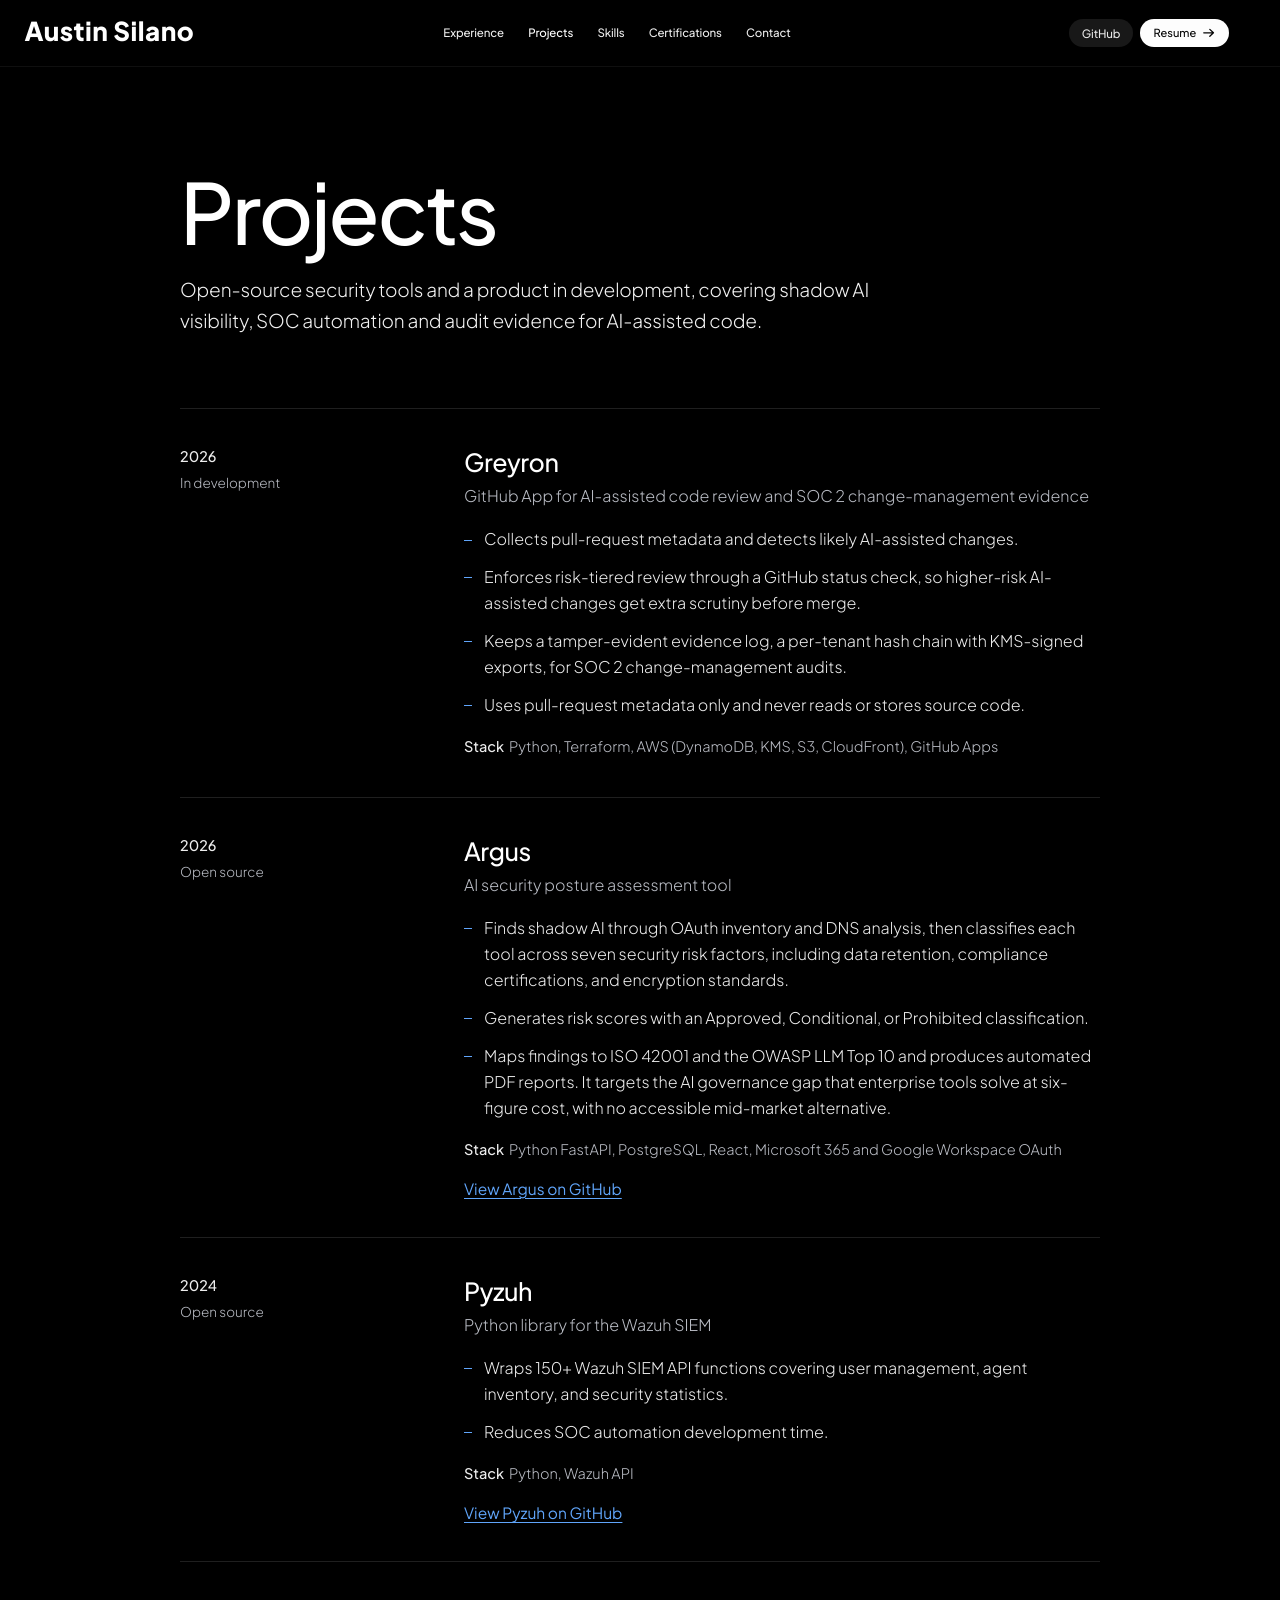
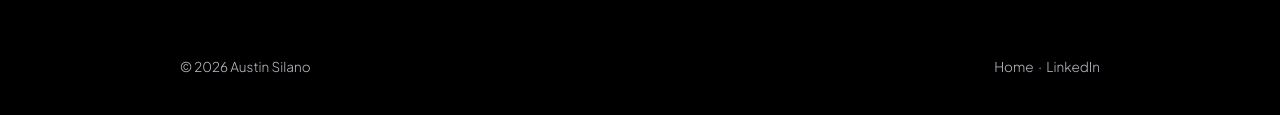
<file: projects/index.html>
<!DOCTYPE html>
<html lang="en">
<head>
<meta charset="utf-8">
<meta name="viewport" content="width=device-width, initial-scale=1, viewport-fit=cover">
<title>Projects — Austin Silano</title>
<meta name="description" content="Greyron, a GitHub App for AI-assisted code review evidence, plus Argus and Pyzuh.">
<meta name="theme-color" content="#000000">
<link rel="icon" href="data:image/svg+xml,%3Csvg xmlns='http://www.w3.org/2000/svg' viewBox='0 0 32 32'%3E%3Crect width='32' height='32' rx='8' fill='%23000'/%3E%3Ccircle cx='16' cy='16' r='7' fill='%2360a5fa'/%3E%3C/svg%3E">
<link rel="preconnect" href="https://fonts.googleapis.com">
<link rel="preconnect" href="https://fonts.gstatic.com" crossorigin>
<link href="https://fonts.googleapis.com/css2?family=Plus+Jakarta+Sans:wght@300;400;500;600;800&display=block" rel="stylesheet">
<link rel="stylesheet" href="../assets/sub.css?v=5">
</head>
<body class="sub">
<div class="sub-video" aria-hidden="true">
  <video class="sv is-active" id="bgVideoA" muted loop playsinline preload="none" disablepictureinpicture aria-hidden="true"><source src="https://d8j0ntlcm91z4.cloudfront.net/user_38xzZboKViGWJOttwIXH07lWA1P/hf_20260912_104036_bd6924f6-3c8e-417e-8465-6d03c8c2e9e6.mp4" type="video/mp4"></video>
  <video class="sv" id="bgVideoB" muted loop playsinline preload="none" disablepictureinpicture aria-hidden="true"><source src="https://d8j0ntlcm91z4.cloudfront.net/user_38xzZboKViGWJOttwIXH07lWA1P/hf_20260912_104036_bd6924f6-3c8e-417e-8465-6d03c8c2e9e6.mp4" type="video/mp4"></video>
</div>
<div class="sub-shade" aria-hidden="true"></div>

<header class="nav">
  <a class="logo" href="../index.html">Austin Silano</a>
  <nav class="nav-links" aria-label="Primary">
    <a href="../experience/index.html">Experience</a>
    <a href="../projects/index.html" aria-current="page">Projects</a>
    <a href="../skills/index.html">Skills</a>
    <a href="../certifications/index.html">Certifications</a>
    <a href="../contact/index.html">Contact</a>
  </nav>
  <div class="nav-actions">
    <a class="btn btn-login" href="https://github.com/austinsilano" target="_blank" rel="noopener">GitHub</a>
    <a class="btn btn-nav-start" href="../assets/Austin_Silano_Resume.pdf" target="_blank" rel="noopener">Resume
      <svg class="arw" viewBox="0 0 12 10" fill="none" aria-hidden="true"><path d="M0.8 5h10M7.1 1.4 10.9 5l-3.8 3.6" stroke="currentColor" stroke-width="1.35" stroke-linecap="round" stroke-linejoin="round"/></svg>
    </a>
  </div>
  <button class="burger" id="burger" aria-label="Open menu" aria-expanded="false" aria-controls="menu"><span></span></button>
</header>

<nav class="menu" id="menu" aria-label="Mobile">
  <a href="../experience/index.html">Experience</a>
  <a href="../projects/index.html" aria-current="page">Projects</a>
  <a href="../skills/index.html">Skills</a>
  <a href="../certifications/index.html">Certifications</a>
  <a href="../contact/index.html">Contact</a>
  <div class="divider"></div>
  <a href="https://github.com/austinsilano" target="_blank" rel="noopener">GitHub</a>
  <a class="m-start" href="../assets/Austin_Silano_Resume.pdf" target="_blank" rel="noopener">Resume
    <svg class="arw" viewBox="0 0 12 10" fill="none" aria-hidden="true"><path d="M0.8 5h10M7.1 1.4 10.9 5l-3.8 3.6" stroke="currentColor" stroke-width="1.35" stroke-linecap="round" stroke-linejoin="round"/></svg>
  </a>
</nav>

<main class="page">
  <header class="page-head">
    <h1 class="page-title">Projects</h1>
    <p class="lede">Open-source security tools and a product in development, covering shadow AI visibility, SOC automation and audit evidence for AI-assisted code.</p>
  </header>

  <section class="ledger" aria-label="Projects">
    <div class="row">
      <div class="row-label">2026<small>In development</small></div>
      <div class="row-body">
        <h2>Greyron</h2>
        <p class="sub-title">GitHub App for AI-assisted code review and SOC 2 change-management evidence</p>
        <ul class="points">
          <li>Collects pull-request metadata and detects likely AI-assisted changes.</li>
          <li>Enforces risk-tiered review through a GitHub status check, so higher-risk AI-assisted changes get extra scrutiny before merge.</li>
          <li>Keeps a tamper-evident evidence log, a per-tenant hash chain with KMS-signed exports, for SOC 2 change-management audits.</li>
          <li>Uses pull-request metadata only and never reads or stores source code.</li>
        </ul>
        <p class="tools"><b>Stack</b> &nbsp;Python, Terraform, AWS (DynamoDB, KMS, S3, CloudFront), GitHub Apps</p>
      </div>
    </div>

    <div class="row">
      <div class="row-label">2026<small>Open source</small></div>
      <div class="row-body">
        <h2>Argus</h2>
        <p class="sub-title">AI security posture assessment tool</p>
        <ul class="points">
          <li>Finds shadow AI through OAuth inventory and DNS analysis, then classifies each tool across seven security risk factors, including data retention, compliance certifications, and encryption standards.</li>
          <li>Generates risk scores with an Approved, Conditional, or Prohibited classification.</li>
          <li>Maps findings to ISO 42001 and the OWASP LLM Top 10 and produces automated PDF reports. It targets the AI governance gap that enterprise tools solve at six-figure cost, with no accessible mid-market alternative.</li>
        </ul>
        <p class="tools"><b>Stack</b> &nbsp;Python FastAPI, PostgreSQL, React, Microsoft 365 and Google Workspace OAuth</p>
        <p class="link-line"><a class="text" href="https://github.com/austinsilano/argus" target="_blank" rel="noopener">View Argus on GitHub</a></p>
      </div>
    </div>

    <div class="row">
      <div class="row-label">2024<small>Open source</small></div>
      <div class="row-body">
        <h2>Pyzuh</h2>
        <p class="sub-title">Python library for the Wazuh SIEM</p>
        <ul class="points">
          <li>Wraps 150+ Wazuh SIEM API functions covering user management, agent inventory, and security statistics.</li>
          <li>Reduces SOC automation development time.</li>
        </ul>
        <p class="tools"><b>Stack</b> &nbsp;Python, Wazuh API</p>
        <p class="link-line"><a class="text" href="https://github.com/austinsilano/pyzuh" target="_blank" rel="noopener">View Pyzuh on GitHub</a></p>
      </div>
    </div>
  </section>
</main>

<footer class="foot">
  <span>© 2026 Austin Silano</span>
  <span><a href="../index.html">Home</a> &nbsp;·&nbsp; <a href="https://www.linkedin.com/in/austinsilano" target="_blank" rel="noopener">LinkedIn</a></span>
</footer>

<script src="../assets/sub.js?v=5"></script>
</body>
</html>
</file>
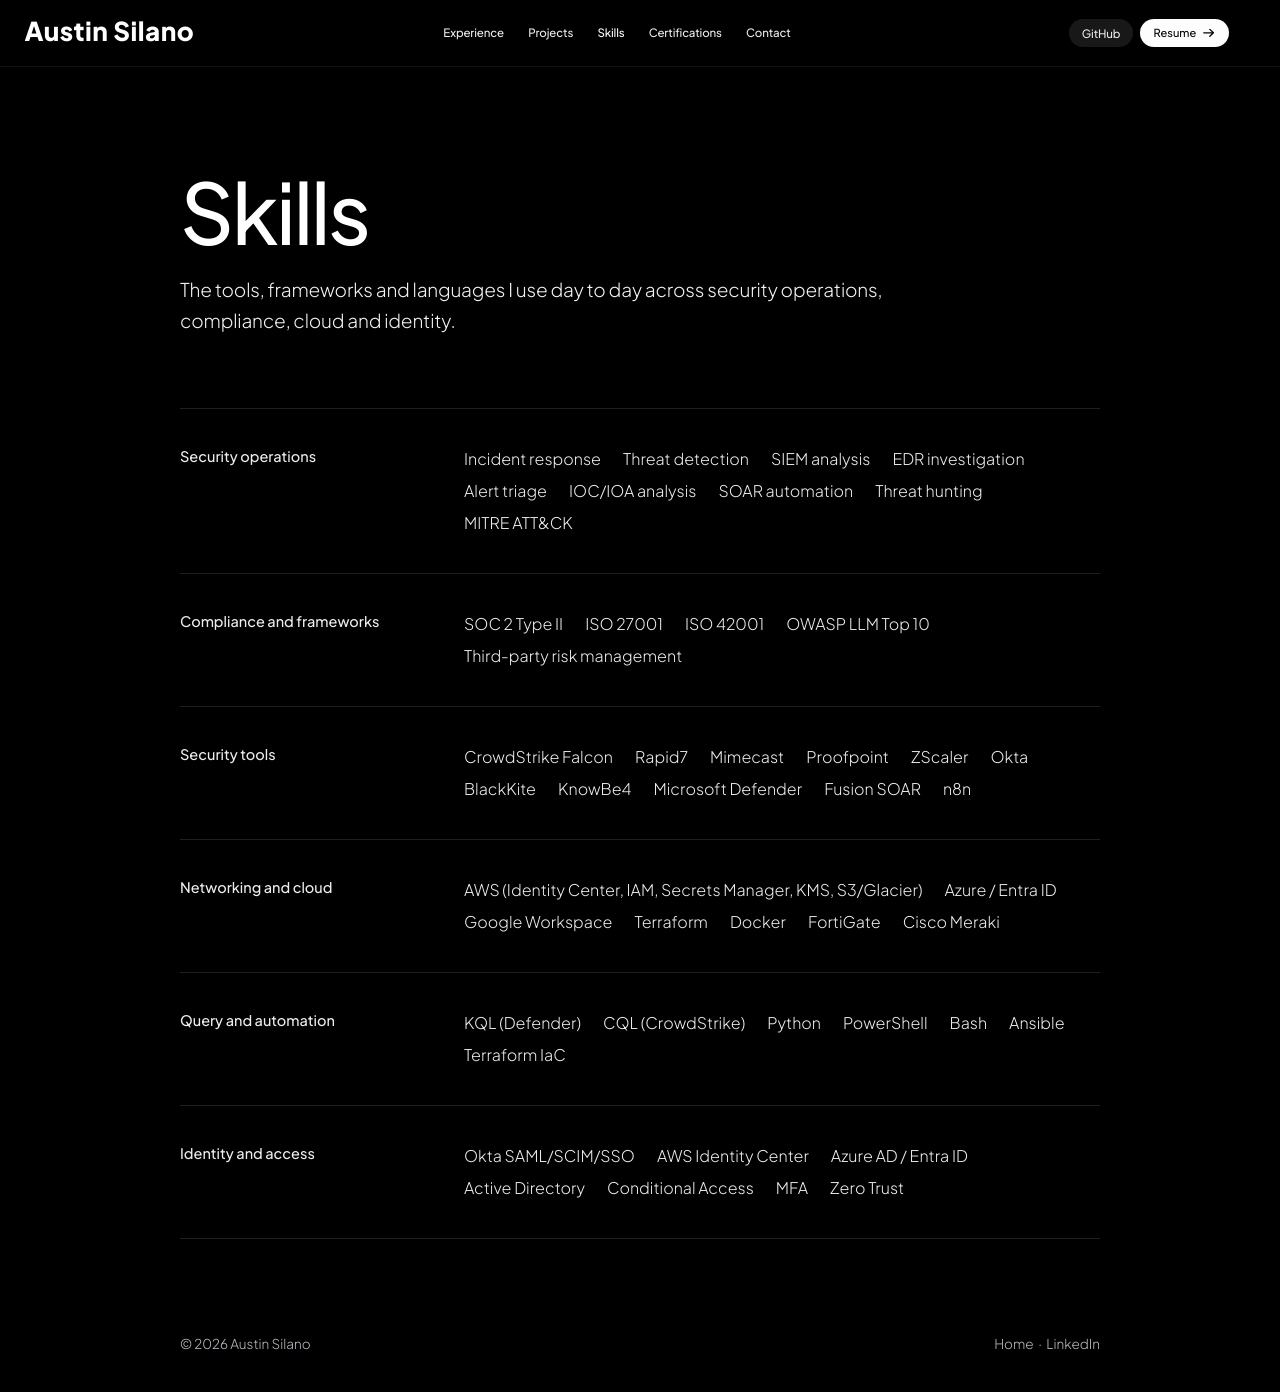
<file: skills/index.html>
<!DOCTYPE html>
<html lang="en">
<head>
<meta charset="utf-8">
<meta name="viewport" content="width=device-width, initial-scale=1, viewport-fit=cover">
<title>Skills — Austin Silano</title>
<meta name="description" content="Security operations, compliance, cloud, identity and automation skills.">
<meta name="theme-color" content="#000000">
<link rel="icon" href="data:image/svg+xml,%3Csvg xmlns='http://www.w3.org/2000/svg' viewBox='0 0 32 32'%3E%3Crect width='32' height='32' rx='8' fill='%23000'/%3E%3Ccircle cx='16' cy='16' r='7' fill='%2360a5fa'/%3E%3C/svg%3E">
<link rel="preconnect" href="https://fonts.googleapis.com">
<link rel="preconnect" href="https://fonts.gstatic.com" crossorigin>
<link href="https://fonts.googleapis.com/css2?family=Plus+Jakarta+Sans:wght@300;400;500;600;800&display=block" rel="stylesheet">
<link rel="stylesheet" href="../assets/sub.css?v=5">
</head>
<body class="sub">
<div class="sub-video" aria-hidden="true">
  <video class="sv is-active" id="bgVideoA" muted loop playsinline preload="none" disablepictureinpicture aria-hidden="true"><source src="https://d8j0ntlcm91z4.cloudfront.net/user_38xzZboKViGWJOttwIXH07lWA1P/hf_20260912_104036_bd6924f6-3c8e-417e-8465-6d03c8c2e9e6.mp4" type="video/mp4"></video>
  <video class="sv" id="bgVideoB" muted loop playsinline preload="none" disablepictureinpicture aria-hidden="true"><source src="https://d8j0ntlcm91z4.cloudfront.net/user_38xzZboKViGWJOttwIXH07lWA1P/hf_20260912_104036_bd6924f6-3c8e-417e-8465-6d03c8c2e9e6.mp4" type="video/mp4"></video>
</div>
<div class="sub-shade" aria-hidden="true"></div>

<header class="nav">
  <a class="logo" href="../index.html">Austin Silano</a>
  <nav class="nav-links" aria-label="Primary">
    <a href="../experience/index.html">Experience</a>
    <a href="../projects/index.html">Projects</a>
    <a href="../skills/index.html" aria-current="page">Skills</a>
    <a href="../certifications/index.html">Certifications</a>
    <a href="../contact/index.html">Contact</a>
  </nav>
  <div class="nav-actions">
    <a class="btn btn-login" href="https://github.com/austinsilano" target="_blank" rel="noopener">GitHub</a>
    <a class="btn btn-nav-start" href="../assets/Austin_Silano_Resume.pdf" target="_blank" rel="noopener">Resume
      <svg class="arw" viewBox="0 0 12 10" fill="none" aria-hidden="true"><path d="M0.8 5h10M7.1 1.4 10.9 5l-3.8 3.6" stroke="currentColor" stroke-width="1.35" stroke-linecap="round" stroke-linejoin="round"/></svg>
    </a>
  </div>
  <button class="burger" id="burger" aria-label="Open menu" aria-expanded="false" aria-controls="menu"><span></span></button>
</header>

<nav class="menu" id="menu" aria-label="Mobile">
  <a href="../experience/index.html">Experience</a>
  <a href="../projects/index.html">Projects</a>
  <a href="../skills/index.html" aria-current="page">Skills</a>
  <a href="../certifications/index.html">Certifications</a>
  <a href="../contact/index.html">Contact</a>
  <div class="divider"></div>
  <a href="https://github.com/austinsilano" target="_blank" rel="noopener">GitHub</a>
  <a class="m-start" href="../assets/Austin_Silano_Resume.pdf" target="_blank" rel="noopener">Resume
    <svg class="arw" viewBox="0 0 12 10" fill="none" aria-hidden="true"><path d="M0.8 5h10M7.1 1.4 10.9 5l-3.8 3.6" stroke="currentColor" stroke-width="1.35" stroke-linecap="round" stroke-linejoin="round"/></svg>
  </a>
</nav>

<main class="page">
  <header class="page-head">
    <h1 class="page-title">Skills</h1>
    <p class="lede">The tools, frameworks and languages I use day to day across security operations, compliance, cloud and identity.</p>
  </header>

  <section class="ledger" aria-label="Skills">
    <div class="row">
      <div class="row-label">Security operations</div>
      <div class="row-body">
        <ul class="inline">
          <li>Incident response</li>
          <li>Threat detection</li>
          <li>SIEM analysis</li>
          <li>EDR investigation</li>
          <li>Alert triage</li>
          <li>IOC/IOA analysis</li>
          <li>SOAR automation</li>
          <li>Threat hunting</li>
          <li>MITRE ATT&amp;CK</li>
        </ul>
      </div>
    </div>
    <div class="row">
      <div class="row-label">Compliance and frameworks</div>
      <div class="row-body">
        <ul class="inline">
          <li>SOC 2 Type II</li>
          <li>ISO 27001</li>
          <li>ISO 42001</li>
          <li>OWASP LLM Top 10</li>
          <li>Third-party risk management</li>
        </ul>
      </div>
    </div>
    <div class="row">
      <div class="row-label">Security tools</div>
      <div class="row-body">
        <ul class="inline">
          <li>CrowdStrike Falcon</li>
          <li>Rapid7</li>
          <li>Mimecast</li>
          <li>Proofpoint</li>
          <li>ZScaler</li>
          <li>Okta</li>
          <li>BlackKite</li>
          <li>KnowBe4</li>
          <li>Microsoft Defender</li>
          <li>Fusion SOAR</li>
          <li>n8n</li>
        </ul>
      </div>
    </div>
    <div class="row">
      <div class="row-label">Networking and cloud</div>
      <div class="row-body">
        <ul class="inline">
          <li>AWS (Identity Center, IAM, Secrets Manager, KMS, S3/Glacier)</li>
          <li>Azure / Entra ID</li>
          <li>Google Workspace</li>
          <li>Terraform</li>
          <li>Docker</li>
          <li>FortiGate</li>
          <li>Cisco Meraki</li>
        </ul>
      </div>
    </div>
    <div class="row">
      <div class="row-label">Query and automation</div>
      <div class="row-body">
        <ul class="inline">
          <li>KQL (Defender)</li>
          <li>CQL (CrowdStrike)</li>
          <li>Python</li>
          <li>PowerShell</li>
          <li>Bash</li>
          <li>Ansible</li>
          <li>Terraform IaC</li>
        </ul>
      </div>
    </div>
    <div class="row">
      <div class="row-label">Identity and access</div>
      <div class="row-body">
        <ul class="inline">
          <li>Okta SAML/SCIM/SSO</li>
          <li>AWS Identity Center</li>
          <li>Azure AD / Entra ID</li>
          <li>Active Directory</li>
          <li>Conditional Access</li>
          <li>MFA</li>
          <li>Zero Trust</li>
        </ul>
      </div>
    </div>
  </section>
</main>

<footer class="foot">
  <span>© 2026 Austin Silano</span>
  <span><a href="../index.html">Home</a> &nbsp;·&nbsp; <a href="https://www.linkedin.com/in/austinsilano" target="_blank" rel="noopener">LinkedIn</a></span>
</footer>

<script src="../assets/sub.js?v=5"></script>
</body>
</html>
</file>
<file: assets/sub.css>
/* ==========================================================
   Subpages (Experience, Projects, Skills, Certifications, Contact)

   The nav, buttons and mobile menu below are copied from index.html so the
   header looks identical on every page. If you change the nav in index.html,
   change it here too.

   Body content uses normal px/clamp sizing (not --u) so it stays readable
   and scrolls. Only the nav uses the --u reference unit.
   ========================================================== */
:root{
  --u: min(calc(100vw / 1280), calc(100dvh / 760));
  --navh: calc(67 * var(--u));

  --ink:        #ffffff;
  --ink-muted:  #ededed;
  --ink-soft:   #b9bcc4;
  --panel:      #181818;
  --white-btn:  #fdfdfd;
  --btn-ink:    #050505;
  --line:       rgba(255,255,255,.12);

  --hue: -42deg;          /* video tint; keep in sync with index.html */
  --accent: #60a5fa;

  --e-soft: cubic-bezier(.25, .8, .3, 1);
}
@supports not (height: 100dvh){
  :root{ --u: min(calc(100vw / 1280), calc(100vh / 760)); }
}

*{box-sizing:border-box}
html{background:#000}
body.sub{
  margin:0;min-height:100vh;background:#000;color:var(--ink);overflow-x:hidden;
  font-family:'PJS','Plus Jakarta Sans',-apple-system,BlinkMacSystemFont,'Segoe UI',Roboto,sans-serif;
  -webkit-font-smoothing:antialiased;-moz-osx-font-smoothing:grayscale;text-rendering:geometricPrecision;
}

/* ---------- backdrop ----------
   The same spinning globe as the home page. The page stays plain black until
   the video is actually playing, then the globe fades in (sub.js adds
   .video-on to <body>). There is deliberately no still image: any still
   would be a different shade from the video and show as a flash of the
   wrong color before the globe appears. */
.sub-video{
  position:fixed;inset:0;z-index:0;pointer-events:none;overflow:hidden;
  opacity:0;transition:opacity 1s ease;
}
.video-on .sub-video{opacity:.8}
.sv{
  position:absolute;inset:0;width:100%;height:100%;display:block;
  object-fit:cover;object-position:51% 8%;
  background:transparent;opacity:0;transition:opacity .9s linear;
  filter:hue-rotate(var(--hue)) saturate(1.05);   /* same violet -> blue as the home page */
}
.sv.is-active{opacity:1}
.sub-shade{
  position:fixed;inset:0;z-index:1;pointer-events:none;
  background:linear-gradient(180deg, rgba(0,0,0,.35) 0%, rgba(0,0,0,.60) 45%, rgba(0,0,0,.85) 100%);
}

/* ---------- nav (fixed on subpages) ---------- */
.nav{
  position:fixed;top:0;left:0;right:0;height:var(--navh);
  display:flex;align-items:center;
  padding-left:calc(24.5 * var(--u));padding-right:calc(50.7 * var(--u));z-index:10;
  background:rgba(0,0,0,.5);
  -webkit-backdrop-filter:blur(14px);backdrop-filter:blur(14px);
  border-bottom:1px solid rgba(255,255,255,.06);
}
.logo{
  font-weight:800;font-size:calc(26 * var(--u));letter-spacing:calc(0.45 * var(--u));
  transform:translateY(calc(-2.4 * var(--u)));line-height:1;color:var(--ink);
  text-decoration:none;white-space:nowrap;
}
.nav-links{
  position:absolute;left:50%;top:50%;
  transform:translate(-50%,-50%) translateX(calc(-23 * var(--u)));
  display:flex;align-items:center;gap:calc(24.3 * var(--u));white-space:nowrap;
}
.nav-links a{
  color:var(--ink-muted);text-decoration:none;font-size:calc(11.5 * var(--u));
  font-weight:500;letter-spacing:calc(-0.15 * var(--u));line-height:1;
  transition:color .18s ease;
}
.nav-links a:hover,.nav-links a[aria-current="page"]{color:#fff}
.nav-actions{margin-left:auto;display:flex;align-items:center;gap:calc(6.8 * var(--u))}

.btn{
  display:inline-flex;align-items:center;justify-content:center;
  font-family:inherit;text-decoration:none;white-space:nowrap;border:0;cursor:pointer;
}
.btn-login{
  height:calc(28 * var(--u));padding:0 calc(12.9 * var(--u));
  border-radius:calc(14 * var(--u));background:var(--panel);color:#e8e8e8;
  font-size:calc(11.5 * var(--u));font-weight:500;letter-spacing:calc(-0.15 * var(--u));
  transition:background .18s ease,color .18s ease;
}
.btn-login:hover{background:#232323;color:#fff}
.btn-nav-start{
  height:calc(28 * var(--u));padding-left:calc(13.5 * var(--u));
  padding-right:calc(14.5 * var(--u));border-radius:calc(14 * var(--u));
  background:var(--white-btn);color:var(--btn-ink);font-size:calc(11.1 * var(--u));
  font-weight:500;letter-spacing:0;gap:calc(7 * var(--u));
  transition:background .18s ease;
}
.btn-nav-start:hover{background:#fff}
.btn-nav-start .arw{width:calc(11.5 * var(--u));height:calc(9.6 * var(--u))}

.burger{
  display:none;margin-left:auto;width:calc(40 * var(--u));
  height:calc(28 * var(--u));align-items:center;justify-content:center;
  background:var(--panel);border-radius:calc(14 * var(--u));border:0;cursor:pointer;padding:0;
}
.burger span{display:block;width:16px;height:1.5px;background:#ededed;border-radius:2px;position:relative}
.burger span::before,.burger span::after{content:"";position:absolute;left:0;width:16px;height:1.5px;
  background:#ededed;border-radius:2px}
.burger span::before{top:-5px}
.burger span::after{top:5px}
.arw{flex:0 0 auto;display:block}

a:focus-visible,button:focus-visible{outline:2px solid var(--accent);outline-offset:3px;border-radius:6px}
.nav a:focus-visible,.menu a:focus-visible,.burger:focus-visible{border-radius:99px}

.menu{display:none}
@keyframes menuIn{from{opacity:0;transform:translateY(-6px) scale(.985)}to{opacity:1;transform:none}}

/* ---------- tablet ---------- */
@media (max-width:1160px){
  :root{
    --u: min(
      max(0.9px, min(calc(100vw / 1280), calc(100dvh / 760))),
      calc((100vw - 72px) / 575),
      calc(100dvh / 620)
    );
    --navh: max(58px, calc(67 * var(--u)));
  }
  .nav{height:var(--navh);
       padding-left:max(24px, calc(28 * var(--u)));
       padding-right:max(24px, calc(28 * var(--u)))}
  .nav-links,.nav-actions{display:none}
  .burger{display:flex;width:max(46px, calc(48 * var(--u)));
          height:max(38px, calc(34 * var(--u)));border-radius:999px}
  .menu{position:fixed;top:calc(var(--navh) - 6px);
        right:max(24px, calc(28 * var(--u)));width:min(320px, calc(100vw - 48px));
        background:rgba(10,10,12,.9);-webkit-backdrop-filter:blur(22px);
        backdrop-filter:blur(22px);border:1px solid rgba(255,255,255,.09);
        border-radius:20px;padding:10px 8px 12px;flex-direction:column;
        box-shadow:0 24px 60px rgba(0,0,0,.55);transform-origin:top right;z-index:11}
  .menu.open{display:flex;animation:menuIn .18s ease both}
  .menu a{color:var(--ink-muted);text-decoration:none;font-size:15px;font-weight:500;
          letter-spacing:-.15px;padding:12px 14px;border-radius:12px;
          transition:background .18s ease,color .18s ease}
  .menu a:hover,.menu a[aria-current="page"]{background:rgba(255,255,255,.06);color:#fff}
  .menu .divider{height:1px;background:rgba(255,255,255,.08);margin:8px 14px}
  .menu .m-start{display:flex;align-items:center;justify-content:center;gap:9px;
    background:var(--white-btn);color:var(--btn-ink);margin:6px 8px 0;padding:13px 16px;
    border-radius:14px;font-weight:600}
  .menu .m-start:hover{background:#fff;color:var(--btn-ink)}
  .menu .m-start .arw{width:13px;height:11px}
}

/* ---------- mobile ---------- */
@media (max-width:552px){
  :root{--u:1px;--navh:56px}
  .nav{height:56px;padding:0 20px}
  .logo{font-size:22px;letter-spacing:-.4px}
  .burger{width:42px;height:36px}
  .menu{top:50px;left:16px;right:16px;width:auto}
  .menu a{font-size:15.5px;padding:13px 14px}
  .menu .m-start{padding:14px 16px}
}

/* ==========================================================
   PAGE CONTENT
   One layout idea on every page: a label column on the left and the
   content on the right, separated by hairlines.
   ========================================================== */
.page{
  position:relative;z-index:2;
  max-width:1000px;margin:0 auto;
  padding:calc(var(--navh) + clamp(48px, 8vw, 104px)) clamp(20px, 4vw, 40px) clamp(56px, 8vw, 96px);
  animation:pageIn .7s var(--e-soft) both;
}
@keyframes pageIn{from{opacity:0;transform:translateY(10px)}to{opacity:1;transform:none}}

.page-head{max-width:760px}
.page-title{
  margin:0;font-weight:500;font-size:clamp(44px, 8vw, 84px);
  line-height:1;letter-spacing:-.03em;
}
.lede{
  margin:22px 0 0;max-width:58ch;font-weight:300;
  font-size:clamp(16px, 1.7vw, 19px);line-height:1.6;letter-spacing:-.01em;color:#f2f2f2;
}
.actions{margin:28px 0 0;display:flex;flex-wrap:wrap;gap:10px}
.pbtn{
  display:inline-flex;align-items:center;justify-content:center;
  height:44px;padding:0 22px;border-radius:22px;
  font-family:inherit;font-size:15px;font-weight:500;letter-spacing:-.01em;
  text-decoration:none;white-space:nowrap;
  background:var(--white-btn);color:var(--btn-ink);
  transition:background .18s ease;
}
.pbtn:hover{background:#fff}

/* ---------- key figures (Experience) ---------- */
.stats{
  display:grid;grid-template-columns:repeat(4, 1fr);
  margin:clamp(40px, 6vw, 64px) 0 0;
  border-top:1px solid var(--line);border-bottom:1px solid var(--line);
}
.stat{padding:22px 20px 22px 0}
.stat + .stat{padding-left:20px;border-left:1px solid var(--line)}
.stat b{display:block;font-weight:500;font-size:clamp(30px, 4.4vw, 48px);letter-spacing:-.03em;line-height:1}
.stat span{display:block;margin-top:10px;font-size:13.5px;line-height:1.45;font-weight:300;color:var(--ink-soft)}

/* ---------- ledger ---------- */
.ledger{margin:clamp(40px, 6vw, 72px) 0 0;border-top:1px solid var(--line)}
.stats + .ledger{margin-top:0;border-top:0}
.row{
  display:grid;grid-template-columns:minmax(140px, 220px) minmax(0, 1fr);
  gap:10px clamp(24px, 5vw, 64px);
  padding:clamp(24px, 3.4vw, 38px) 0;
  border-bottom:1px solid var(--line);
}
.row-label{font-size:14.5px;font-weight:500;line-height:1.5;color:var(--ink-muted)}
.row-label small{display:block;margin-top:4px;font-size:13.5px;font-weight:300;color:var(--ink-soft)}
.row-body{min-width:0}
.row-body h2{margin:0;font-weight:500;font-size:clamp(20px, 2.3vw, 25px);letter-spacing:-.02em;line-height:1.25}
.row-body .sub-title{margin:6px 0 0;font-weight:300;font-size:16px;line-height:1.5;color:var(--ink-soft)}
.row-body ul.points{list-style:none;margin:18px 0 0;padding:0;display:grid;gap:12px}
.row-body ul.points li{
  position:relative;padding-left:20px;max-width:68ch;
  font-weight:300;font-size:16px;line-height:1.62;color:#ececec;
}
.row-body ul.points li::before{
  content:"";position:absolute;left:0;top:.82em;width:8px;height:1px;background:var(--accent);
}
.row-body .tools{margin:18px 0 0;max-width:68ch;font-size:14.5px;line-height:1.6;font-weight:300;color:var(--ink-soft)}
.row-body .tools b{font-weight:500;color:var(--ink-muted)}
.row-body p.plain{margin:0;max-width:60ch;font-weight:300;font-size:16px;line-height:1.62;color:#ececec}

ul.inline{list-style:none;margin:0;padding:0;display:flex;flex-wrap:wrap;gap:8px 22px}
ul.inline li{font-weight:300;font-size:16px;line-height:1.5;color:#ececec}
ul.inline.big li{font-size:clamp(18px, 2vw, 21px);font-weight:400;letter-spacing:-.01em;color:#fff}

a.text{
  color:var(--accent);text-decoration:underline;text-decoration-thickness:1px;text-underline-offset:3px;
  transition:color .18s ease;
}
a.text:hover{color:#fff}
.row-body .link-line{margin:18px 0 0;font-size:15.5px}

/* ---------- contact ---------- */
.contact-link{
  display:inline-block;font-weight:400;font-size:clamp(20px, 2.8vw, 28px);letter-spacing:-.02em;
  color:#fff;text-decoration:none;border-bottom:1px solid rgba(255,255,255,.25);
  padding-bottom:2px;overflow-wrap:anywhere;transition:border-color .18s ease,color .18s ease;
}
.contact-link:hover{border-color:var(--accent);color:var(--accent)}

/* ---------- footer ---------- */
.foot{
  position:relative;z-index:2;max-width:1000px;margin:0 auto;
  padding:0 clamp(20px, 4vw, 40px) 40px;
  display:flex;justify-content:space-between;flex-wrap:wrap;gap:8px 24px;
  font-size:13.5px;font-weight:300;color:var(--ink-soft);
}
.foot a{color:var(--ink-soft);text-decoration:none}
.foot a:hover{color:#fff}

/* ---------- small screens ---------- */
@media (max-width:760px){
  .video-on .sub-video{opacity:.6}
  .row{grid-template-columns:minmax(0, 1fr)}
  .row-label small{display:inline;margin-left:8px}
  .stats{grid-template-columns:repeat(2, 1fr)}
  .stat:nth-child(odd){padding-left:0;border-left:0}
  .stat:nth-child(even){padding-left:20px;border-left:1px solid var(--line)}
  .stat:nth-child(n+3){border-top:1px solid var(--line)}
  .stat{padding-top:20px;padding-bottom:20px}
}

@media (prefers-reduced-motion:reduce){*{transition:none!important;animation:none!important}}
</file>
